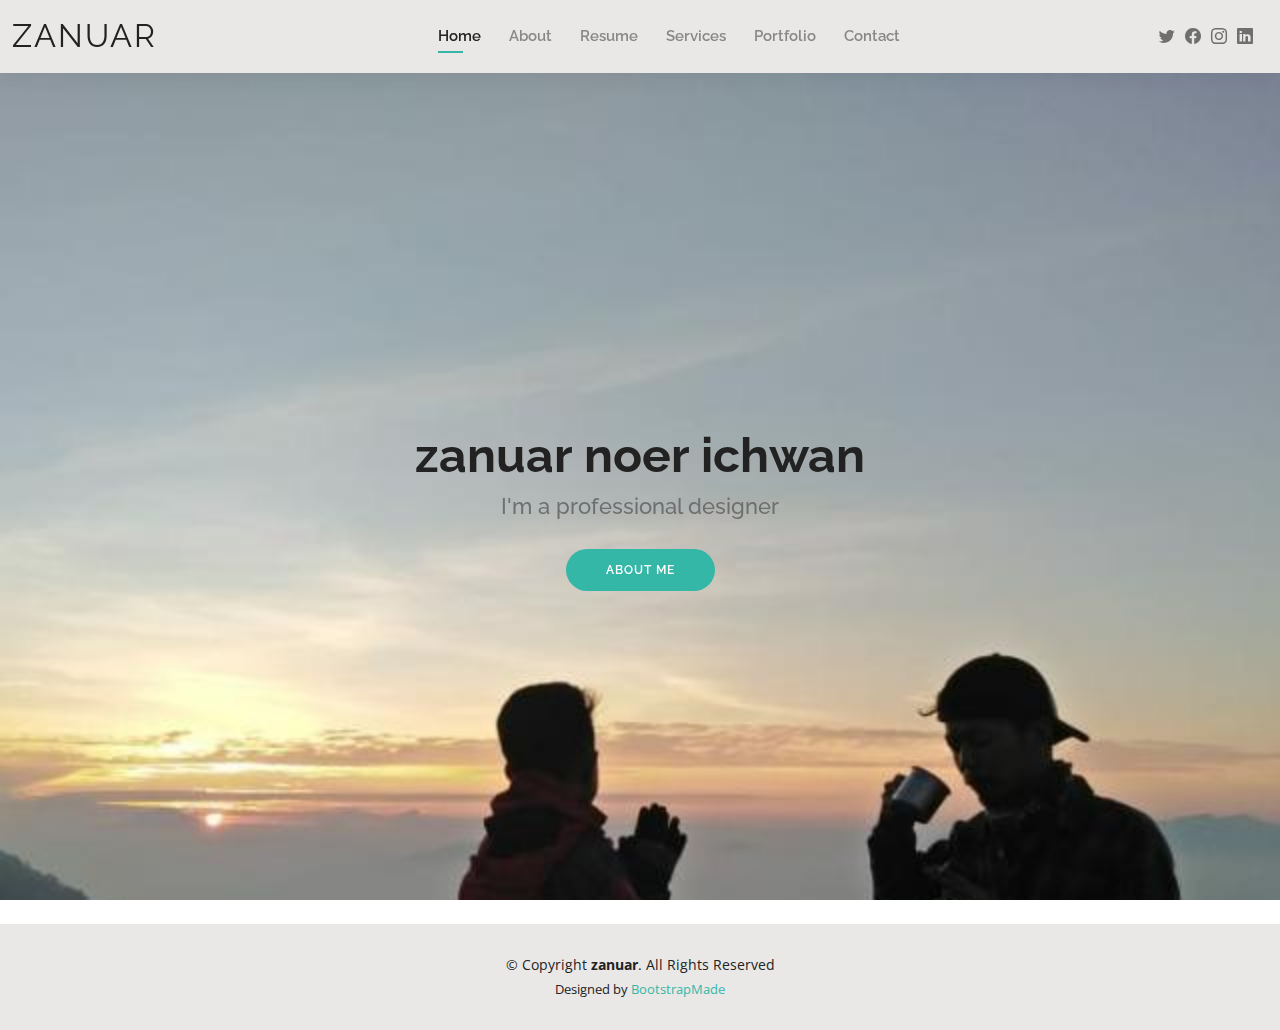
<file: index.html>
<!DOCTYPE html>
<html lang="en">

<head>
  <meta charset="utf-8">
  <meta content="width=device-width, initial-scale=1.0" name="viewport">

  <title>zanuar Bootstrap Template - Index</title>
  <meta content="" name="description">
  <meta content="" name="keywords">hh

  <!-- Favicons -->
  <link href="assets/img/favicon.png" rel="icon">
  <link href="assets/img/apple-touch-icon.png" rel="apple-touch-icon">

  <!-- Google Fonts -->
  <link href="https://fonts.googleapis.com/css?family=Open+Sans:300,300i ,400,400i,600,600i,700,700i|Raleway:300,300i,400,400i,500,500i,600,600i,700,700i|Poppins:300,300i,400,400i,500,500i,600,600i,700,700i" rel="stylesheet">

  <!-- Vendor CSS Files -->
  <link href="assets/vendor/aos/aos.css" rel="stylesheet">
  <link href="assets/vendor/bootstrap/css/bootstrap.min.css" rel="stylesheet">
  <link href="assets/vendor/bootstrap-icons/bootstrap-icons.css" rel="stylesheet">
  <link href="assets/vendor/boxicons/css/boxicons.min.css" rel="stylesheet">
  <link href="assets/vendor/glightbox/css/glightbox.min.css" rel="stylesheet">
  <link href="assets/vendor/swiper/swiper-bundle.min.css" rel="stylesheet">

  <!-- Template Main CSS File -->
  <link href="assets/css/style.css" rel="stylesheet">

  <!-- =======================================================
  * Template Name: Kelly - v4.9.1
  * Template URL: https://bootstrapmade.com/kelly-free-bootstrap-cv-resume-html-template/
  * Author: BootstrapMade.com
  * License: https://bootstrapmade.com/license/
  ======================================================== -->
</head>

<body>

  <!-- ======= Header ======= -->
  <header id="header" class="fixed-top">
    <div class="container-fluid d-flex justify-content-between align-items-center">

      <h1 class="logo me-auto me-lg-0"><a href="index.html">zanuar</a></h1>
      <!-- Uncomment below if you prefer to use an image logo -->
      <!-- <a href="index.html" class="logo"><img src="assets/img/logo.png" alt="" class="img-fluid"></a>-->

      <nav id="navbar" class="navbar order-last order-lg-0">
        <ul>
          <li><a class="active" href="index.html">Home</a></li>
          <li><a href="about.html">About</a></li>
          <li><a href="resume.html">Resume</a></li>
          <li><a href="services.html">Services</a></li>
          <li><a href="portfolio.html">Portfolio</a></li>
          <li><a href="contact.html">Contact</a></li>
        </ul>
        <i class="bi bi-list mobile-nav-toggle"></i>
      </nav><!-- .navbar -->

      <div class="header-social-links">
        <a href="#" class="twitter"><i class="bi bi-twitter"></i></a>
        <a href="#" class="facebook"><i class="bi bi-facebook"></i></a>
        <a href="#" class="instagram"><i class="bi bi-instagram"></i></a>
        <a href="#" class="linkedin"><i class="bi bi-linkedin"></i></i></a>
      </div>

    </div>

  </header><!-- End Header -->

  <!-- ======= Hero Section ======= -->
  <section id="hero" class="d-flex align-items-center">
    <div class="container d-flex flex-column align-items-center" data-aos="zoom-in" data-aos-delay="100">
      <h1>zanuar noer ichwan</h1>
      <h2>I'm a professional designer</h2>
      <a href="about.html" class="btn-about">About Me</a>
    </div>
  </section><!-- End Hero -->

  <!-- ======= Footer ======= -->
  <footer id="footer">
    <div class="container">
      <div class="copyright">
        &copy; Copyright <strong><span>zanuar</span></strong>. All Rights Reserved
      </div>
      <div class="credits">
        <!-- All the links in the footer should remain intact. -->
        <!-- You can delete the links only if you purchased the pro version. -->
        <!-- Licensing information: https://bootstrapmade.com/license/ -->
        <!-- Purchase the pro version with working PHP/AJAX contact form: https://bootstrapmade.com/kelly-free-bootstrap-cv-resume-html-template/ -->
        Designed by <a href="https://bootstrapmade.com/">BootstrapMade</a>
      </div>
    </div>
  </footer><!-- End  Footer -->

  <div id="preloader"></div>
  <a href="#" class="back-to-top d-flex align-items-center justify-content-center"><i class="bi bi-arrow-up-short"></i></a>

  <!-- Vendor JS Files -->
  <script src="assets/vendor/purecounter/purecounter_vanilla.js"></script>
  <script src="assets/vendor/aos/aos.js"></script>
  <script src="assets/vendor/bootstrap/js/bootstrap.bundle.min.js"></script>
  <script src="assets/vendor/glightbox/js/glightbox.min.js"></script>
  <script src="assets/vendor/isotope-layout/isotope.pkgd.min.js"></script>
  <script src="assets/vendor/swiper/swiper-bundle.min.js"></script>
  <script src="assets/vendor/waypoints/noframework.waypoints.js"></script>
  <script src="assets/vendor/php-email-form/validate.js"></script>

  <!-- Template Main JS File -->
  <script src="assets/js/main.js"></script>

</body>

</html>
</file>
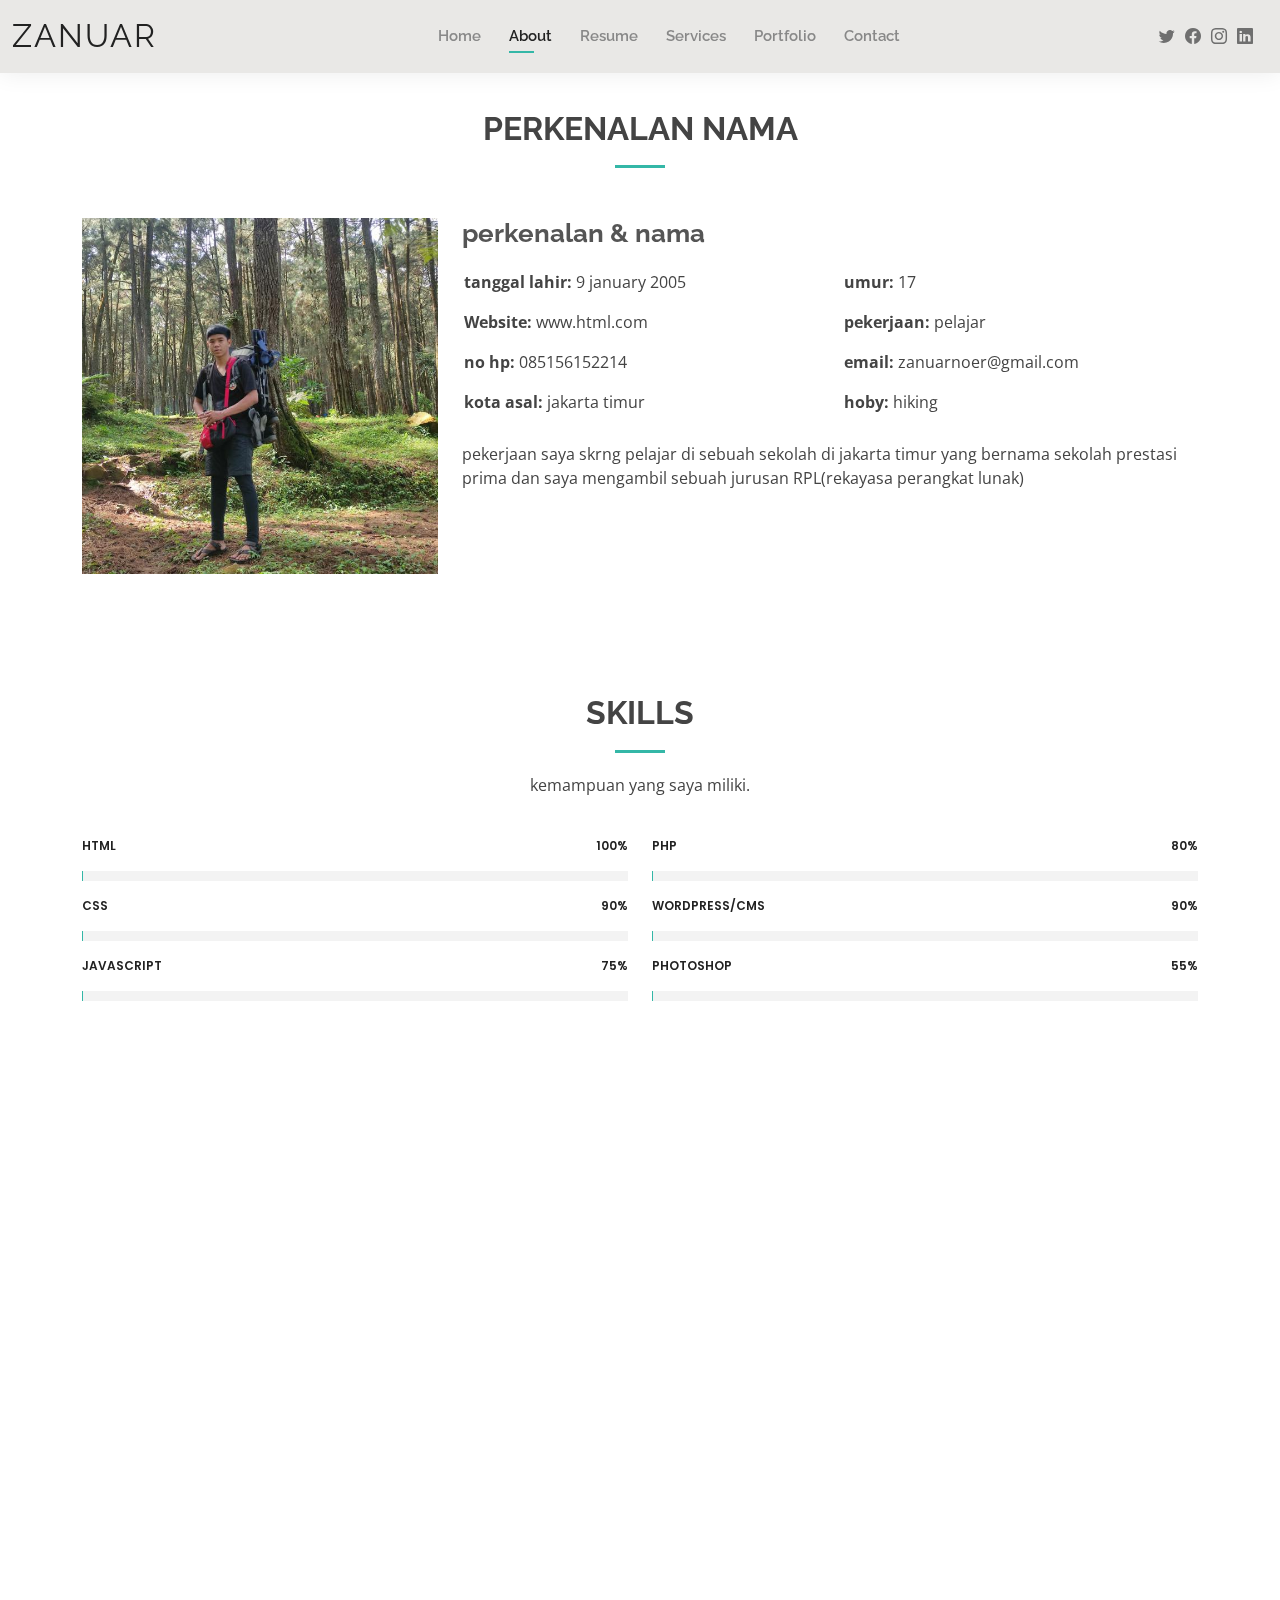
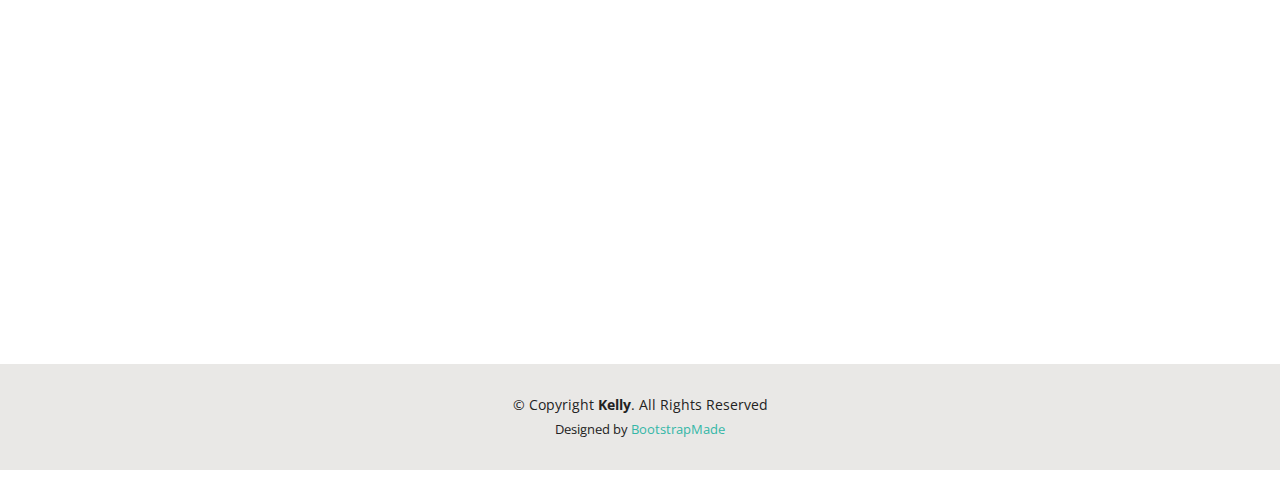
<file: about.html>
<!DOCTYPE html>
<html lang="en">

<head>
  <meta charset="utf-8">
  <meta content="width=device-width, initial-scale=1.0" name="viewport">

  <title>About - Kelly Bootstrap Template</title>
  <meta content="" name="description">
  <meta content="" name="keywords">

  <!-- Favicons -->
  <link href="assets/img/favicon.png" rel="icon">
  <link href="assets/img/apple-touch-icon.png" rel="apple-touch-icon">

  <!-- Google Fonts -->
  <link href="https://fonts.googleapis.com/css?family=Open+Sans:300,300i,400,400i,600,600i,700,700i|Raleway:300,300i,400,400i,500,500i,600,600i,700,700i|Poppins:300,300i,400,400i,500,500i,600,600i,700,700i" rel="stylesheet">

  <!-- Vendor CSS Files -->
  <link href="assets/vendor/aos/aos.css" rel="stylesheet">
  <link href="assets/vendor/bootstrap/css/bootstrap.min.css" rel="stylesheet">
  <link href="assets/vendor/bootstrap-icons/bootstrap-icons.css" rel="stylesheet">
  <link href="assets/vendor/boxicons/css/boxicons.min.css" rel="stylesheet">
  <link href="assets/vendor/glightbox/css/glightbox.min.css" rel="stylesheet">
  <link href="assets/vendor/swiper/swiper-bundle.min.css" rel="stylesheet">

  <!-- Template Main CSS File -->
  <link href="assets/css/style.css" rel="stylesheet">

  <!-- =======================================================
  * Template Name: Kelly - v4.9.1
  * Template URL: https://bootstrapmade.com/kelly-free-bootstrap-cv-resume-html-template/
  * Author: BootstrapMade.com
  * License: https://bootstrapmade.com/license/
  ======================================================== -->
</head>

<body>

  <!-- ======= Header ======= -->
  <header id="header" class="fixed-top">
    <div class="container-fluid d-flex justify-content-between align-items-center">

      <h1 class="logo me-auto me-lg-0"><a href="index.html">zanuar</a></h1>
      <!-- Uncomment below if you prefer to use an image logo -->
      <!-- <a href="index.html" class="logo"><img src="assets/img/logo.png" alt="" class="img-fluid"></a>-->

      <nav id="navbar" class="navbar order-last order-lg-0">
        <ul>
          <li><a href="index.html">Home</a></li>
          <li><a class="active" href="about.html">About</a></li>
          <li><a href="resume.html">Resume</a></li>
          <li><a href="services.html">Services</a></li>
          <li><a href="portfolio.html">Portfolio</a></li>
          <li><a href="contact.html">Contact</a></li>
        </ul>
        <i class="bi bi-list mobile-nav-toggle"></i>
      </nav><!-- .navbar -->

      <div class="header-social-links">
        <a href="#" class="twitter"><i class="bi bi-twitter"></i></a>
        <a href="#" class="facebook"><i class="bi bi-facebook"></i></a>
        <a href="#" class="instagram"><i class="bi bi-instagram"></i></a>
        <a href="#" class="linkedin"><i class="bi bi-linkedin"></i></i></a>
      </div>

    </div>

  </header><!-- End Header -->

  <main id="main">

    <!-- ======= About Section ======= -->
    <section id="about" class="about">
      <div class="container" data-aos="fade-up">

        <div class="section-title">
          <h2>perkenalan nama</h2>
          <p></p>
        </div>

        <div class="row">
          <div class="col-lg-4">
            <img src="assets/img/zanuar.jpg" class="img-fluid" alt="">
          </div>
          <div class="col-lg-8 pt-4 pt-lg-0 content">
            <h3>perkenalan &amp; nama</h3>
            <p class="fst-italic">
              
            </p>
            <div class="row">
              <div class="col-lg-6">
                <ul>
                  <li><i class="bi bi-rounded-right"></i> <strong>tanggal lahir:</strong> 9 january 2005</li>
                  <li><i class="bi bi-rounded-right"></i> <strong>Website:</strong> www.html.com</li>
                  <li><i class="bi bi-rounded-right"></i> <strong>no hp:</strong> 085156152214</li>
                  <li><i class="bi bi-rounded-right"></i> <strong>kota asal:</strong> jakarta timur</li>
                </ul>
              </div>
              <div class="col-lg-6">
                <ul>
                  <li><i class="bi bi-rounded-right"></i> <strong>umur:</strong> 17</li>
                  <li><i class="bi bi-rounded-right"></i> <strong>pekerjaan:</strong> pelajar</li>
                  <li><i class="bi bi-rounded-right"></i> <strong>email:</strong> zanuarnoer@gmail.com</li>
                  <li><i class="bi bi-rounded-right"></i> <strong>hoby:</strong> hiking</li>
                </ul>
              </div>
            </div>
            <p>
              pekerjaan saya skrng pelajar di sebuah sekolah di jakarta timur yang bernama sekolah prestasi prima dan saya mengambil sebuah jurusan RPL(rekayasa perangkat lunak)
            </p>
          </div>
        </div>

      </div>
    </section><!-- End About Section -->

    <!-- ======= Skills Section ======= -->
    <section id="skills" class="skills">
      <div class="container" data-aos="fade-up">

        <div class="section-title">
          <h2>Skills</h2>
          <p>kemampuan yang saya miliki.</p>
        </div>

        <div class="row skills-content">

          <div class="col-lg-6">

            <div class="progress">
              <span class="skill">HTML <i class="val">100%</i></span>
              <div class="progress-bar-wrap">
                <div class="progress-bar" role="progressbar" aria-valuenow="100" aria-valuemin="0" aria-valuemax="100"></div>
              </div>
            </div>

            <div class="progress">
              <span class="skill">CSS <i class="val">90%</i></span>
              <div class="progress-bar-wrap">
                <div class="progress-bar" role="progressbar" aria-valuenow="90" aria-valuemin="0" aria-valuemax="100"></div>
              </div>
            </div>

            <div class="progress">
              <span class="skill">JavaScript <i class="val">75%</i></span>
              <div class="progress-bar-wrap">
                <div class="progress-bar" role="progressbar" aria-valuenow="75" aria-valuemin="0" aria-valuemax="100"></div>
              </div>
            </div>

          </div>

          <div class="col-lg-6">

            <div class="progress">
              <span class="skill">PHP <i class="val">80%</i></span>
              <div class="progress-bar-wrap">
                <div class="progress-bar" role="progressbar" aria-valuenow="80" aria-valuemin="0" aria-valuemax="100"></div>
              </div>
            </div>

            <div class="progress">
              <span class="skill">WordPress/CMS <i class="val">90%</i></span>
              <div class="progress-bar-wrap">
                <div class="progress-bar" role="progressbar" aria-valuenow="90" aria-valuemin="0" aria-valuemax="100"></div>
              </div>
            </div>

            <div class="progress">
              <span class="skill">Photoshop <i class="val">55%</i></span>
              <div class="progress-bar-wrap">
                <div class="progress-bar" role="progressbar" aria-valuenow="55" aria-valuemin="0" aria-valuemax="100"></div>
              </div>
            </div>

          </div>

        </div>

      </div>
    </section><!-- End Skills Section -->

    <!-- ======= Facts Section ======= -->
    <section id="facts" class="facts">
      <div class="container" data-aos="fade-up">

        <div class="section-title">
          <h2>Facts</h2>
          <p>sebuah bukti kalau saya sudah ada yang minta membuat aplikasi.</p>
        </div>

        <div class="row counters">

          <div class="col-lg-3 col-6 text-center">
            <span data-purecounter-start="0" data-purecounter-end="232" data-purecounter-duration="1" class="purecounter"></span>
            <p>Clients</p>
          </div>

          <div class="col-lg-3 col-6 text-center">
            <span data-purecounter-start="0" data-purecounter-end="521" data-purecounter-duration="1" class="purecounter"></span>
            <p>Projects</p>
          </div>

          <div class="col-lg-3 col-6 text-center">
            <span data-purecounter-start="0" data-purecounter-end="1463" data-purecounter-duration="1" class="purecounter"></span>
            <p>Hours Of Support</p>
          </div>

          <div class="col-lg-3 col-6 text-center">
            <span data-purecounter-start="0" data-purecounter-end="15" data-purecounter-duration="1" class="purecounter"></span>
            <p>Hard Workers</p>
          </div>

        </div>

      </div>
    </section><!-- End Facts Section -->

    <!-- ======= Testimonials Section ======= -->
    <section id="testimonials" class="testimonials">
      <div class="container" data-aos="fade-up">

        <div class="section-title">
          <h2>Testimonials</h2>
          <p>sebuah pelanggan yang sudah percaya terhadap kami.</p>
        </div>

        <div class="testimonials-slider swiper" data-aos="fade-up" data-aos-delay="100">
          <div class="swiper-wrapper">

            <div class="swiper-slide">
              <div class="testimonial-item">
                <img src="assets/img/testimonials/benjol.jpg" class="testimonial-img" alt="">
                <h3>benjol</h3>
                <h4>Ceo &amp; Founder</h4>
                <p>
                  <i class="bx bxs-quote-alt-left quote-icon-left"></i>
                  bersama benjol kita satukan TB
                  <i class="bx bxs-quote-alt-right quote-icon-right"></i>
                </p>
              </div>
            </div><!-- End testimonial item -->

            <div class="swiper-slide">
              <div class="testimonial-item">
                <img src="assets/img/testimonials/kevin.jpg" class="testimonial-img" alt="">
                <h3>kevin</h3>
                <h4>Designer</h4>
                <p>
                  <i class="bx bxs-quote-alt-left quote-icon-left"></i>
                  anak kecil yang masih polos
                  <i class="bx bxs-quote-alt-right quote-icon-right"></i>
                </p>
              </div>
            </div><!-- End testimonial item -->

            <div class="swiper-slide">
              <div class="testimonial-item">
                <img src="assets/img/testimonials/admin.jpg" class="testimonial-img" alt="">
                <h3>admin slot</h3>
                <h4>Store Owner</h4>
                <p>
                  <i class="bx bxs-quote-alt-left quote-icon-left"></i>
                  walaupun rungkat tetap depo 
                  <i class="bx bxs-quote-alt-right quote-icon-right"></i>
                </p>
              </div>
            </div><!-- End testimonial item -->

            <div class="swiper-slide">
              <div class="testimonial-item">
                <img src="assets/img/testimonials/nopal.jpg" class="testimonial-img" alt="">
                <h3>nopal wibu</h3>
                <h4>Freelancer</h4>
                <p>
                  <i class="bx bxs-quote-alt-left quote-icon-left"></i>
                  bersama nopal majukan wibu
                  <i class="bx bxs-quote-alt-right quote-icon-right"></i>
                </p>
              </div>
            </div><!-- End testimonial item -->

            <div class="swiper-slide">
              <div class="testimonial-item">
                <img src="assets/img/testimonials/arya.jpg" class="testimonial-img" alt="">
                <h3>arya wibu</h3>
                <h4>Entrepreneur</h4>
                <p>
                  <i class="bx bxs-quote-alt-left quote-icon-left"></i>
                  arya wibu yang sangat kentel
                  <i class="bx bxs-quote-alt-right quote-icon-right"></i>
                </p>
              </div>
            </div><!-- End testimonial item -->

          </div>
          <div class="swiper-pagination"></div>
        </div>

      </div>
    </section><!-- End Testimonials Section -->

  </main><!-- End #main -->

  <!-- ======= Footer ======= -->
  <footer id="footer">
    <div class="container">
      <div class="copyright">
        &copy; Copyright <strong><span>Kelly</span></strong>. All Rights Reserved
      </div>
      <div class="credits">
        <!-- All the links in the footer should remain intact. -->
        <!-- You can delete the links only if you purchased the pro version. -->
        <!-- Licensing information: https://bootstrapmade.com/license/ -->
        <!-- Purchase the pro version with working PHP/AJAX contact form: https://bootstrapmade.com/kelly-free-bootstrap-cv-resume-html-template/ -->
        Designed by <a href="https://bootstrapmade.com/">BootstrapMade</a>
      </div>
    </div>
  </footer><!-- End  Footer -->

  <div id="preloader"></div>
  <a href="#" class="back-to-top d-flex align-items-center justify-content-center"><i class="bi bi-arrow-up-short"></i></a>

  <!-- Vendor JS Files -->
  <script src="assets/vendor/purecounter/purecounter_vanilla.js"></script>
  <script src="assets/vendor/aos/aos.js"></script>
  <script src="assets/vendor/bootstrap/js/bootstrap.bundle.min.js"></script>
  <script src="assets/vendor/glightbox/js/glightbox.min.js"></script>
  <script src="assets/vendor/isotope-layout/isotope.pkgd.min.js"></script>
  <script src="assets/vendor/swiper/swiper-bundle.min.js"></script>
  <script src="assets/vendor/waypoints/noframework.waypoints.js"></script>
  <script src="assets/vendor/php-email-form/validate.js"></script>

  <!-- Template Main JS File -->
  <script src="assets/js/main.js"></script>

</body>

</html>
</file>
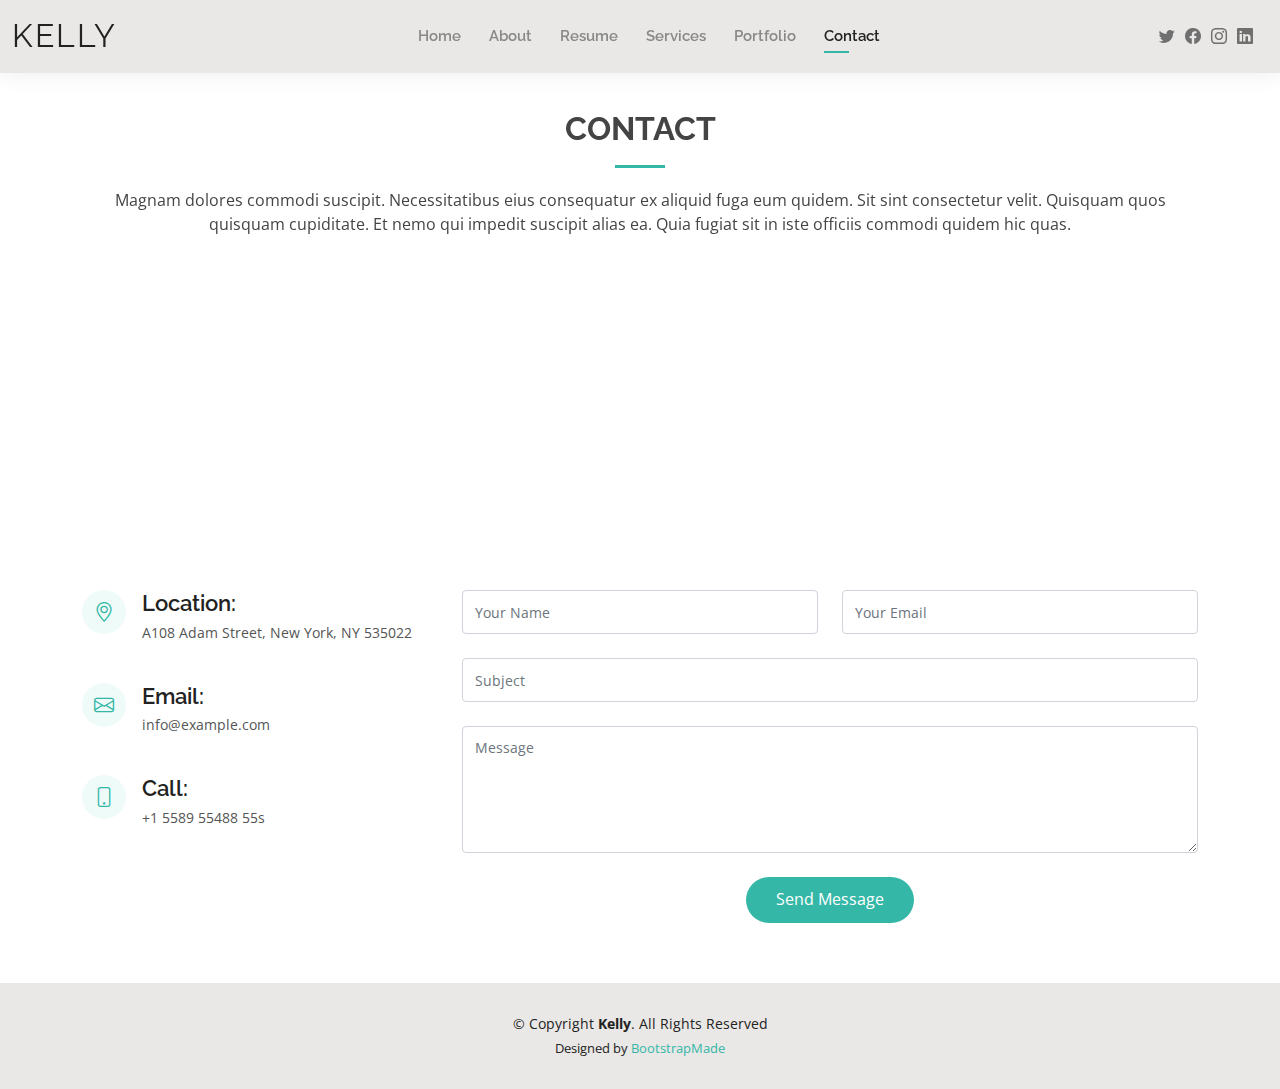
<file: contact.html>
<!DOCTYPE html>
<html lang="en">

<head>
  <meta charset="utf-8">
  <meta content="width=device-width, initial-scale=1.0" name="viewport">

  <title>Contact - Kelly Bootstrap Template</title>
  <meta content="" name="description">
  <meta content="" name="keywords">

  <!-- Favicons -->
  <link href="assets/img/favicon.png" rel="icon">
  <link href="assets/img/apple-touch-icon.png" rel="apple-touch-icon">

  <!-- Google Fonts -->
  <link href="https://fonts.googleapis.com/css?family=Open+Sans:300,300i,400,400i,600,600i,700,700i|Raleway:300,300i,400,400i,500,500i,600,600i,700,700i|Poppins:300,300i,400,400i,500,500i,600,600i,700,700i" rel="stylesheet">

  <!-- Vendor CSS Files -->
  <link href="assets/vendor/aos/aos.css" rel="stylesheet">
  <link href="assets/vendor/bootstrap/css/bootstrap.min.css" rel="stylesheet">
  <link href="assets/vendor/bootstrap-icons/bootstrap-icons.css" rel="stylesheet">
  <link href="assets/vendor/boxicons/css/boxicons.min.css" rel="stylesheet">
  <link href="assets/vendor/glightbox/css/glightbox.min.css" rel="stylesheet">
  <link href="assets/vendor/swiper/swiper-bundle.min.css" rel="stylesheet">

  <!-- Template Main CSS File -->
  <link href="assets/css/style.css" rel="stylesheet">

  <!-- =======================================================
  * Template Name: Kelly - v4.9.1
  * Template URL: https://bootstrapmade.com/kelly-free-bootstrap-cv-resume-html-template/
  * Author: BootstrapMade.com
  * License: https://bootstrapmade.com/license/
  ======================================================== -->
</head>

<body>

  <!-- ======= Header ======= -->
  <header id="header" class="fixed-top">
    <div class="container-fluid d-flex justify-content-between align-items-center">

      <h1 class="logo me-auto me-lg-0"><a href="index.html">Kelly</a></h1>
      <!-- Uncomment below if you prefer to use an image logo -->
      <!-- <a href="index.html" class="logo"><img src="assets/img/logo.png" alt="" class="img-fluid"></a>-->

      <nav id="navbar" class="navbar order-last order-lg-0">
        <ul>
          <li><a href="index.html">Home</a></li>
          <li><a href="about.html">About</a></li>
          <li><a href="resume.html">Resume</a></li>
          <li><a href="services.html">Services</a></li>
          <li><a href="portfolio.html">Portfolio</a></li>
          <li><a class="active" href="contact.html">Contact</a></li>
        </ul>
        <i class="bi bi-list mobile-nav-toggle"></i>
      </nav><!-- .navbar -->

      <div class="header-social-links">
        <a href="#" class="twitter"><i class="bi bi-twitter"></i></a>
        <a href="#" class="facebook"><i class="bi bi-facebook"></i></a>
        <a href="#" class="instagram"><i class="bi bi-instagram"></i></a>
        <a href="#" class="linkedin"><i class="bi bi-linkedin"></i></i></a>
      </div>

    </div>

  </header><!-- End Header -->

  <main id="main">

    <!-- ======= Contact Section ======= -->
    <section id="contact" class="contact">
      <div class="container" data-aos="fade-up">

        <div class="section-title">
          <h2>Contact</h2>
          <p>Magnam dolores commodi suscipit. Necessitatibus eius consequatur ex aliquid fuga eum quidem. Sit sint consectetur velit. Quisquam quos quisquam cupiditate. Et nemo qui impedit suscipit alias ea. Quia fugiat sit in iste officiis commodi quidem hic quas.</p>
        </div>

        <div>
          <iframe style="border:0; width: 100%; height: 270px;" src="https://www.google.com/maps/embed?pb=!1m14!1m8!1m3!1d12097.433213460943!2d-74.0062269!3d40.7101282!3m2!1i1024!2i768!4f13.1!3m3!1m2!1s0x0%3A0xb89d1fe6bc499443!2sDowntown+Conference+Center!5e0!3m2!1smk!2sbg!4v1539943755621" frameborder="0" allowfullscreen></iframe>
        </div>

        <div class="row mt-5">

          <div class="col-lg-4">
            <div class="info">
              <div class="address">
                <i class="bi bi-geo-alt"></i>
                <h4>Location:</h4>
                <p>A108 Adam Street, New York, NY 535022</p>
              </div>

              <div class="email">
                <i class="bi bi-envelope"></i>
                <h4>Email:</h4>
                <p>info@example.com</p>
              </div>

              <div class="phone">
                <i class="bi bi-phone"></i>
                <h4>Call:</h4>
                <p>+1 5589 55488 55s</p>
              </div>

            </div>

          </div>

          <div class="col-lg-8 mt-5 mt-lg-0">

            <form action="forms/contact.php" method="post" role="form" class="php-email-form">
              <div class="row">
                <div class="col-md-6 form-group">
                  <input type="text" name="name" class="form-control" id="name" placeholder="Your Name" required>
                </div>
                <div class="col-md-6 form-group mt-3 mt-md-0">
                  <input type="email" class="form-control" name="email" id="email" placeholder="Your Email" required>
                </div>
              </div>
              <div class="form-group mt-3">
                <input type="text" class="form-control" name="subject" id="subject" placeholder="Subject" required>
              </div>
              <div class="form-group mt-3">
                <textarea class="form-control" name="message" rows="5" placeholder="Message" required></textarea>
              </div>
              <div class="my-3">
                <div class="loading">Loading</div>
                <div class="error-message"></div>
                <div class="sent-message">Your message has been sent. Thank you!</div>
              </div>
              <div class="text-center"><button type="submit">Send Message</button></div>
            </form>

          </div>

        </div>

      </div>
    </section><!-- End Contact Section -->

  </main><!-- End #main -->

  <!-- ======= Footer ======= -->
  <footer id="footer">
    <div class="container">
      <div class="copyright">
        &copy; Copyright <strong><span>Kelly</span></strong>. All Rights Reserved
      </div>
      <div class="credits">
        <!-- All the links in the footer should remain intact. -->
        <!-- You can delete the links only if you purchased the pro version. -->
        <!-- Licensing information: https://bootstrapmade.com/license/ -->
        <!-- Purchase the pro version with working PHP/AJAX contact form: https://bootstrapmade.com/kelly-free-bootstrap-cv-resume-html-template/ -->
        Designed by <a href="https://bootstrapmade.com/">BootstrapMade</a>
      </div>
    </div>
  </footer><!-- End  Footer -->

  <div id="preloader"></div>
  <a href="#" class="back-to-top d-flex align-items-center justify-content-center"><i class="bi bi-arrow-up-short"></i></a>

  <!-- Vendor JS Files -->
  <script src="assets/vendor/purecounter/purecounter_vanilla.js"></script>
  <script src="assets/vendor/aos/aos.js"></script>
  <script src="assets/vendor/bootstrap/js/bootstrap.bundle.min.js"></script>
  <script src="assets/vendor/glightbox/js/glightbox.min.js"></script>
  <script src="assets/vendor/isotope-layout/isotope.pkgd.min.js"></script>
  <script src="assets/vendor/swiper/swiper-bundle.min.js"></script>
  <script src="assets/vendor/waypoints/noframework.waypoints.js"></script>
  <script src="assets/vendor/php-email-form/validate.js"></script>

  <!-- Template Main JS File -->
  <script src="assets/js/main.js"></script>

</body>

</html>
</file>
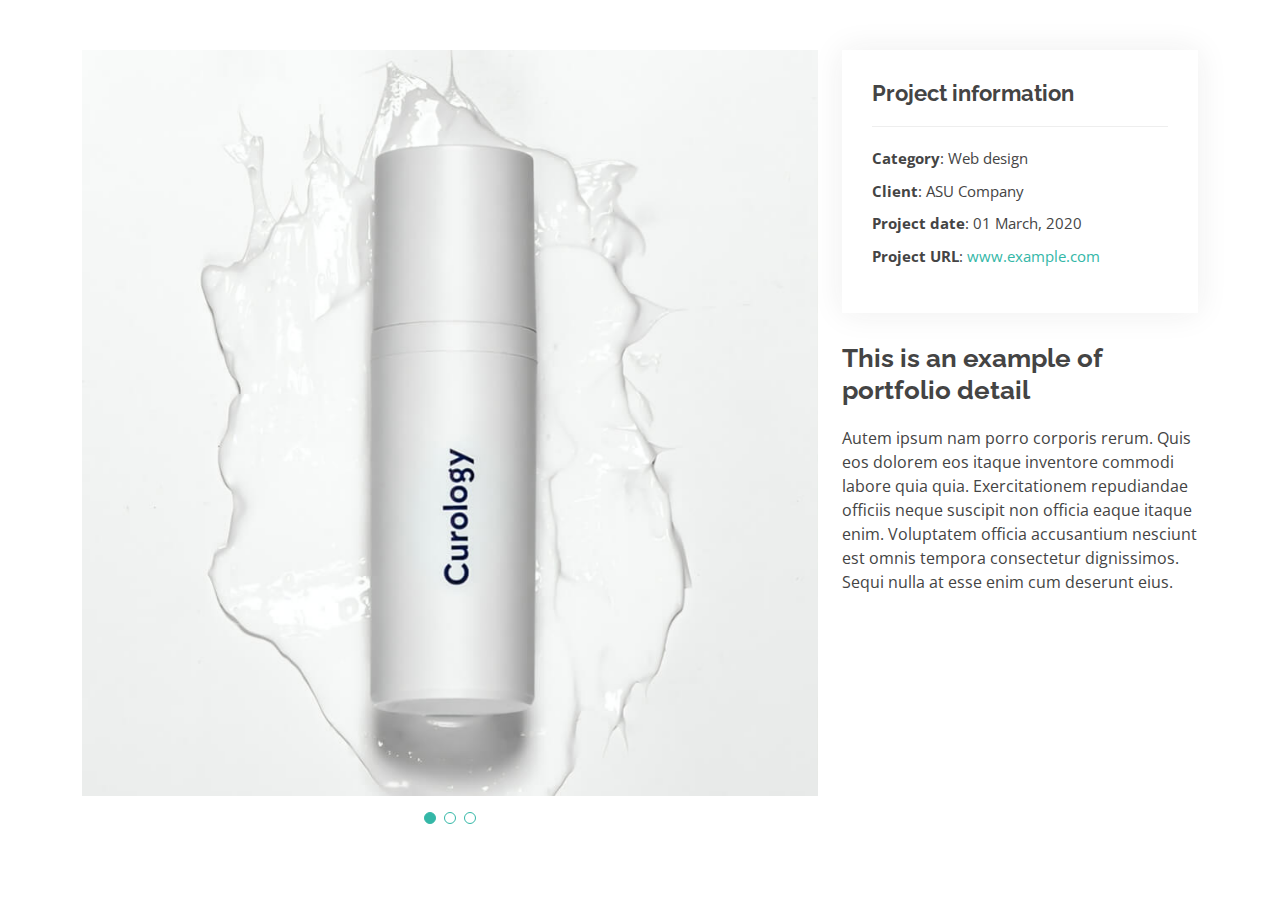
<file: portfolio-details.html>
<!DOCTYPE html>
<html lang="en">

<head>
  <meta charset="utf-8">
  <meta content="width=device-width, initial-scale=1.0" name="viewport">

  <title>Portfolio Details - Kelly Bootstrap Template</title>
  <meta content="" name="description">
  <meta content="" name="keywords">

  <!-- Favicons -->
  <link href="assets/img/favicon.png" rel="icon">
  <link href="assets/img/apple-touch-icon.png" rel="apple-touch-icon">

  <!-- Google Fonts -->
  <link href="https://fonts.googleapis.com/css?family=Open+Sans:300,300i,400,400i,600,600i,700,700i|Raleway:300,300i,400,400i,500,500i,600,600i,700,700i|Poppins:300,300i,400,400i,500,500i,600,600i,700,700i" rel="stylesheet">

  <!-- Vendor CSS Files -->
  <link href="assets/vendor/aos/aos.css" rel="stylesheet">
  <link href="assets/vendor/bootstrap/css/bootstrap.min.css" rel="stylesheet">
  <link href="assets/vendor/bootstrap-icons/bootstrap-icons.css" rel="stylesheet">
  <link href="assets/vendor/boxicons/css/boxicons.min.css" rel="stylesheet">
  <link href="assets/vendor/glightbox/css/glightbox.min.css" rel="stylesheet">
  <link href="assets/vendor/swiper/swiper-bundle.min.css" rel="stylesheet">

  <!-- Template Main CSS File -->
  <link href="assets/css/style.css" rel="stylesheet">

  <!-- =======================================================
  * Template Name: Kelly - v4.9.1
  * Template URL: https://bootstrapmade.com/kelly-free-bootstrap-cv-resume-html-template/
  * Author: BootstrapMade.com
  * License: https://bootstrapmade.com/license/
  ======================================================== -->
</head>

<body>

  <main id="main">

    <!-- ======= Portfolio Details Section ======= -->
    <section id="portfolio-details" class="portfolio-details">
      <div class="container">

        <div class="row gy-4">

          <div class="col-lg-8">
            <div class="portfolio-details-slider swiper">
              <div class="swiper-wrapper align-items-center">

                <div class="swiper-slide">
                  <img src="assets/img/portfolio/portfolio-1.jpg" alt="">
                </div>

                <div class="swiper-slide">
                  <img src="assets/img/portfolio/portfolio-2.jpg" alt="">
                </div>

                <div class="swiper-slide">
                  <img src="assets/img/portfolio/portfolio-3.jpg" alt="">
                </div>

              </div>
              <div class="swiper-pagination"></div>
            </div>
          </div>

          <div class="col-lg-4">
            <div class="portfolio-info">
              <h3>Project information</h3>
              <ul>
                <li><strong>Category</strong>: Web design</li>
                <li><strong>Client</strong>: ASU Company</li>
                <li><strong>Project date</strong>: 01 March, 2020</li>
                <li><strong>Project URL</strong>: <a href="#">www.example.com</a></li>
              </ul>
            </div>
            <div class="portfolio-description">
              <h2>This is an example of portfolio detail</h2>
              <p>
                Autem ipsum nam porro corporis rerum. Quis eos dolorem eos itaque inventore commodi labore quia quia. Exercitationem repudiandae officiis neque suscipit non officia eaque itaque enim. Voluptatem officia accusantium nesciunt est omnis tempora consectetur dignissimos. Sequi nulla at esse enim cum deserunt eius.
              </p>
            </div>
          </div>

        </div>

      </div>
    </section><!-- End Portfolio Details Section -->

  </main><!-- End #main -->

  <div id="preloader"></div>
  <a href="#" class="back-to-top d-flex align-items-center justify-content-center"><i class="bi bi-arrow-up-short"></i></a>

  <!-- Vendor JS Files -->
  <script src="assets/vendor/purecounter/purecounter_vanilla.js"></script>
  <script src="assets/vendor/aos/aos.js"></script>
  <script src="assets/vendor/bootstrap/js/bootstrap.bundle.min.js"></script>
  <script src="assets/vendor/glightbox/js/glightbox.min.js"></script>
  <script src="assets/vendor/isotope-layout/isotope.pkgd.min.js"></script>
  <script src="assets/vendor/swiper/swiper-bundle.min.js"></script>
  <script src="assets/vendor/waypoints/noframework.waypoints.js"></script>
  <script src="assets/vendor/php-email-form/validate.js"></script>

  <!-- Template Main JS File -->
  <script src="assets/js/main.js"></script>

</body>

</html>
</file>
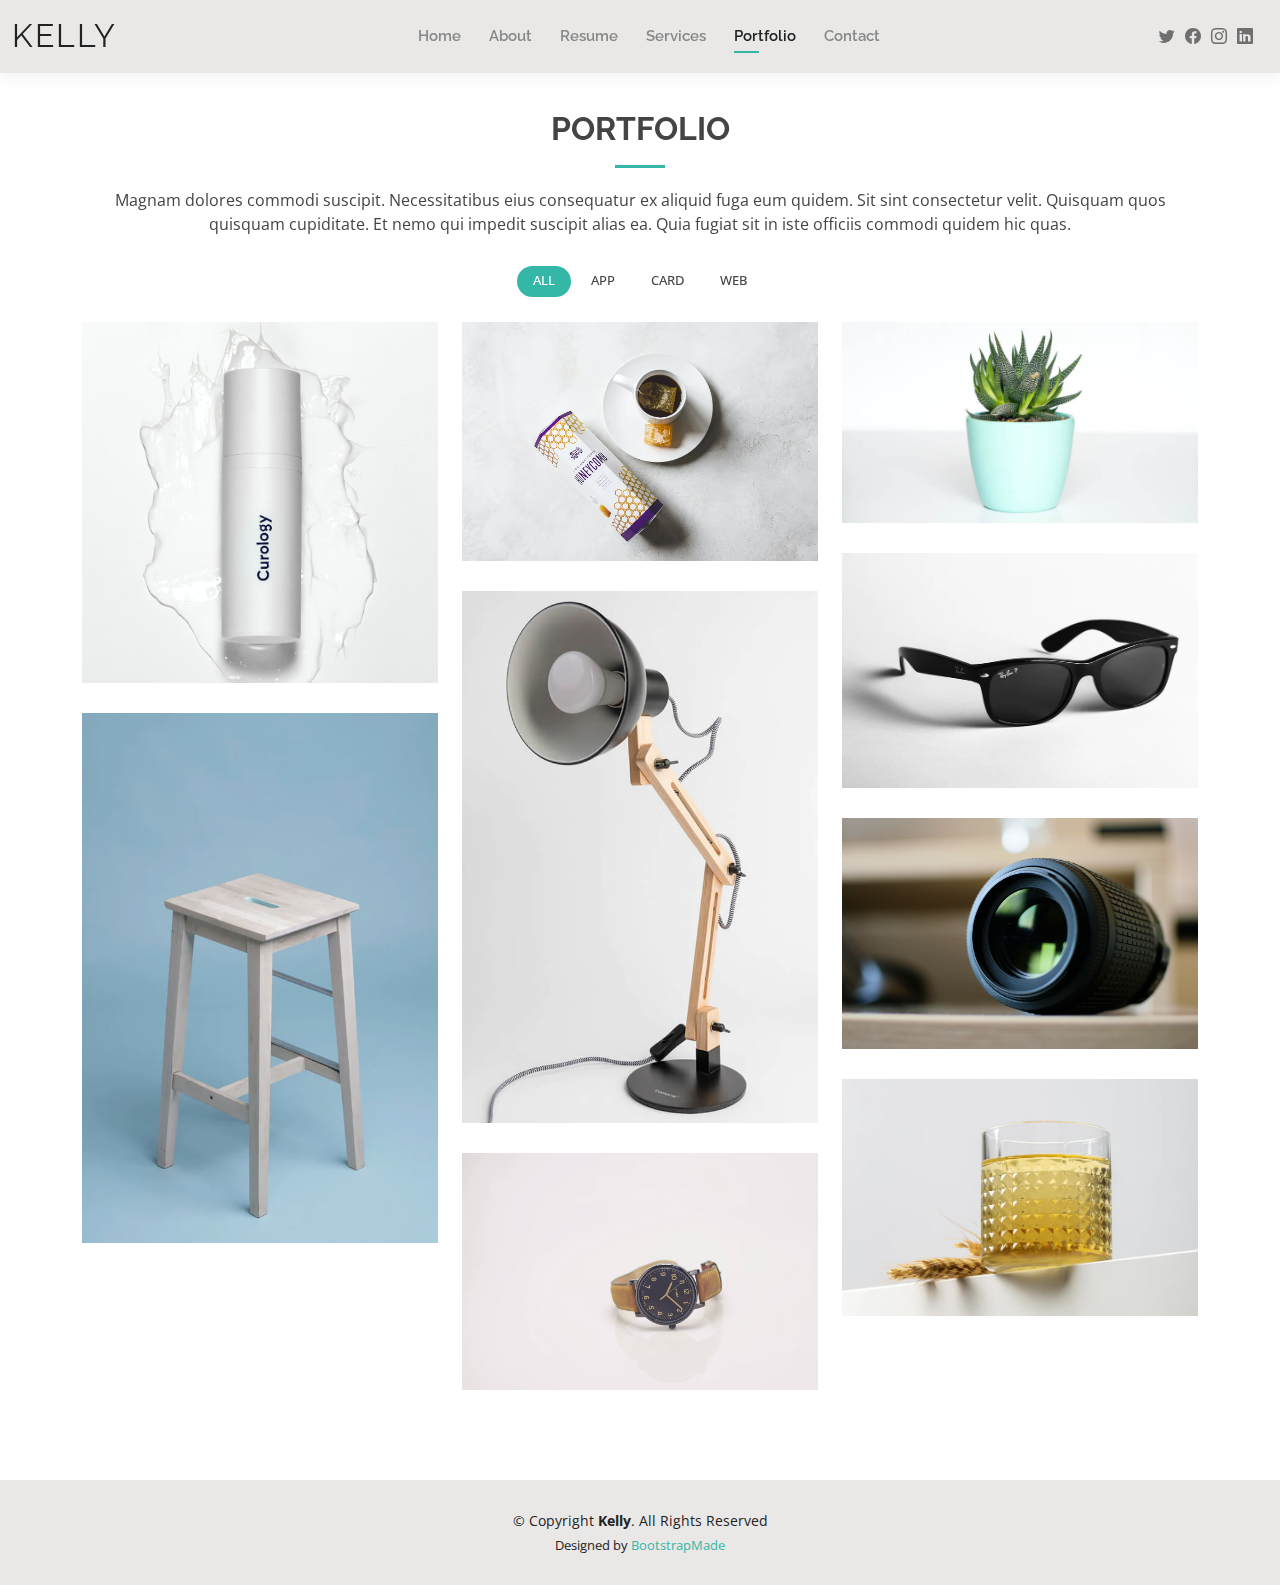
<file: portfolio.html>
<!DOCTYPE html>
<html lang="en">

<head>
  <meta charset="utf-8">
  <meta content="width=device-width, initial-scale=1.0" name="viewport">

  <title>Portfolio - Kelly Bootstrap Template</title>
  <meta content="" name="description">
  <meta content="" name="keywords">

  <!-- Favicons -->
  <link href="assets/img/favicon.png" rel="icon">
  <link href="assets/img/apple-touch-icon.png" rel="apple-touch-icon">

  <!-- Google Fonts -->
  <link href="https://fonts.googleapis.com/css?family=Open+Sans:300,300i,400,400i,600,600i,700,700i|Raleway:300,300i,400,400i,500,500i,600,600i,700,700i|Poppins:300,300i,400,400i,500,500i,600,600i,700,700i" rel="stylesheet">

  <!-- Vendor CSS Files -->
  <link href="assets/vendor/aos/aos.css" rel="stylesheet">
  <link href="assets/vendor/bootstrap/css/bootstrap.min.css" rel="stylesheet">
  <link href="assets/vendor/bootstrap-icons/bootstrap-icons.css" rel="stylesheet">
  <link href="assets/vendor/boxicons/css/boxicons.min.css" rel="stylesheet">
  <link href="assets/vendor/glightbox/css/glightbox.min.css" rel="stylesheet">
  <link href="assets/vendor/swiper/swiper-bundle.min.css" rel="stylesheet">

  <!-- Template Main CSS File -->
  <link href="assets/css/style.css" rel="stylesheet">

  <!-- =======================================================
  * Template Name: Kelly - v4.9.1
  * Template URL: https://bootstrapmade.com/kelly-free-bootstrap-cv-resume-html-template/
  * Author: BootstrapMade.com
  * License: https://bootstrapmade.com/license/
  ======================================================== -->
</head>

<body>

  <!-- ======= Header ======= -->
  <header id="header" class="fixed-top">
    <div class="container-fluid d-flex justify-content-between align-items-center">

      <h1 class="logo me-auto me-lg-0"><a href="index.html">Kelly</a></h1>
      <!-- Uncomment below if you prefer to use an image logo -->
      <!-- <a href="index.html" class="logo"><img src="assets/img/logo.png" alt="" class="img-fluid"></a>-->

      <nav id="navbar" class="navbar order-last order-lg-0">
        <ul>
          <li><a href="index.html">Home</a></li>
          <li><a href="about.html">About</a></li>
          <li><a href="resume.html">Resume</a></li>
          <li><a href="services.html">Services</a></li>
          <li><a class="active" href="portfolio.html">Portfolio</a></li>
          <li><a href="contact.html">Contact</a></li>
        </ul>
        <i class="bi bi-list mobile-nav-toggle"></i>
      </nav><!-- .navbar -->

      <div class="header-social-links">
        <a href="#" class="twitter"><i class="bi bi-twitter"></i></a>
        <a href="#" class="facebook"><i class="bi bi-facebook"></i></a>
        <a href="#" class="instagram"><i class="bi bi-instagram"></i></a>
        <a href="#" class="linkedin"><i class="bi bi-linkedin"></i></i></a>
      </div>

    </div>

  </header><!-- End Header -->

  <main id="main">

    <!-- ======= Portfolio Section ======= -->
    <section id="portfolio" class="portfolio">
      <div class="container" data-aos="fade-up">

        <div class="section-title">
          <h2>Portfolio</h2>
          <p>Magnam dolores commodi suscipit. Necessitatibus eius consequatur ex aliquid fuga eum quidem. Sit sint consectetur velit. Quisquam quos quisquam cupiditate. Et nemo qui impedit suscipit alias ea. Quia fugiat sit in iste officiis commodi quidem hic quas.</p>
        </div>

        <div class="row" data-aos="fade-up" data-aos-delay="100">
          <div class="col-lg-12 d-flex justify-content-center">
            <ul id="portfolio-flters">
              <li data-filter="*" class="filter-active">All</li>
              <li data-filter=".filter-app">App</li>
              <li data-filter=".filter-card">Card</li>
              <li data-filter=".filter-web">Web</li>
            </ul>
          </div>
        </div>

        <div class="row portfolio-container" data-aos="fade-up" data-aos-delay="200">

          <div class="col-lg-4 col-md-6 portfolio-item filter-app">
            <div class="portfolio-wrap">
              <img src="assets/img/portfolio/portfolio-1.jpg" class="img-fluid" alt="">
              <div class="portfolio-info">
                <h4>App 1</h4>
                <p>App</p>
                <div class="portfolio-links">
                  <a href="assets/img/portfolio/portfolio-1.jpg" data-gallery="portfolioGallery" class="portfolio-lightbox" title="App 1"><i class="bx bx-plus"></i></a>
                  <a href="portfolio-details.html" class="portfolio-details-lightbox" data-glightbox="type: external" title="Portfolio Details"><i class="bx bx-link"></i></a>
                </div>
              </div>
            </div>
          </div>

          <div class="col-lg-4 col-md-6 portfolio-item filter-web">
            <div class="portfolio-wrap">
              <img src="assets/img/portfolio/portfolio-2.jpg" class="img-fluid" alt="">
              <div class="portfolio-info">
                <h4>Web 3</h4>
                <p>Web</p>
                <div class="portfolio-links">
                  <a href="assets/img/portfolio/portfolio-2.jpg" data-gallery="portfolioGallery" class="portfolio-lightbox" title="Web 3"><i class="bx bx-plus"></i></a>
                  <a href="portfolio-details.html" class="portfolio-details-lightbox" data-glightbox="type: external" title="Portfolio Details"><i class="bx bx-link"></i></a>
                </div>
              </div>
            </div>
          </div>

          <div class="col-lg-4 col-md-6 portfolio-item filter-app">
            <div class="portfolio-wrap">
              <img src="assets/img/portfolio/portfolio-3.jpg" class="img-fluid" alt="">
              <div class="portfolio-info">
                <h4>App 2</h4>
                <p>App</p>
                <div class="portfolio-links">
                  <a href="assets/img/portfolio/portfolio-3.jpg" data-gallery="portfolioGallery" class="portfolio-lightbox" title="App 2"><i class="bx bx-plus"></i></a>
                  <a href="portfolio-details.html" class="portfolio-details-lightbox" data-glightbox="type: external" title="Portfolio Details"><i class="bx bx-link"></i></a>
                </div>
              </div>
            </div>
          </div>

          <div class="col-lg-4 col-md-6 portfolio-item filter-card">
            <div class="portfolio-wrap">
              <img src="assets/img/portfolio/portfolio-4.jpg" class="img-fluid" alt="">
              <div class="portfolio-info">
                <h4>Card 2</h4>
                <p>Card</p>
                <div class="portfolio-links">
                  <a href="assets/img/portfolio/portfolio-4.jpg" data-gallery="portfolioGallery" class="portfolio-lightbox" title="Card 2"><i class="bx bx-plus"></i></a>
                  <a href="portfolio-details.html" class="portfolio-details-lightbox" data-glightbox="type: external" title="Portfolio Details"><i class="bx bx-link"></i></a>
                </div>
              </div>
            </div>
          </div>

          <div class="col-lg-4 col-md-6 portfolio-item filter-web">
            <div class="portfolio-wrap">
              <img src="assets/img/portfolio/portfolio-5.jpg" class="img-fluid" alt="">
              <div class="portfolio-info">
                <h4>Web 2</h4>
                <p>Web</p>
                <div class="portfolio-links">
                  <a href="assets/img/portfolio/portfolio-5.jpg" data-gallery="portfolioGallery" class="portfolio-lightbox" title="Web 2"><i class="bx bx-plus"></i></a>
                  <a href="portfolio-details.html" class="portfolio-details-lightbox" data-glightbox="type: external" title="Portfolio Details"><i class="bx bx-link"></i></a>
                </div>
              </div>
            </div>
          </div>

          <div class="col-lg-4 col-md-6 portfolio-item filter-app">
            <div class="portfolio-wrap">
              <img src="assets/img/portfolio/portfolio-6.jpg" class="img-fluid" alt="">
              <div class="portfolio-info">
                <h4>App 3</h4>
                <p>App</p>
                <div class="portfolio-links">
                  <a href="assets/img/portfolio/portfolio-6.jpg" data-gallery="portfolioGallery" class="portfolio-lightbox" title="App 3"><i class="bx bx-plus"></i></a>
                  <a href="portfolio-details.html" class="portfolio-details-lightbox" data-glightbox="type: external" title="Portfolio Details"><i class="bx bx-link"></i></a>
                </div>
              </div>
            </div>
          </div>

          <div class="col-lg-4 col-md-6 portfolio-item filter-card">
            <div class="portfolio-wrap">
              <img src="assets/img/portfolio/portfolio-7.jpg" class="img-fluid" alt="">
              <div class="portfolio-info">
                <h4>Card 1</h4>
                <p>Card</p>
                <div class="portfolio-links">
                  <a href="assets/img/portfolio/portfolio-7.jpg" data-gallery="portfolioGallery" class="portfolio-lightbox" title="Card 1"><i class="bx bx-plus"></i></a>
                  <a href="portfolio-details.html" class="portfolio-details-lightbox" data-glightbox="type: external" title="Portfolio Details"><i class="bx bx-link"></i></a>
                </div>
              </div>
            </div>
          </div>

          <div class="col-lg-4 col-md-6 portfolio-item filter-card">
            <div class="portfolio-wrap">
              <img src="assets/img/portfolio/portfolio-8.jpg" class="img-fluid" alt="">
              <div class="portfolio-info">
                <h4>Card 3</h4>
                <p>Card</p>
                <div class="portfolio-links">
                  <a href="assets/img/portfolio/portfolio-8.jpg" data-gallery="portfolioGallery" class="portfolio-lightbox" title="Card 3"><i class="bx bx-plus"></i></a>
                  <a href="portfolio-details.html" class="portfolio-details-lightbox" data-glightbox="type: external" title="Portfolio Details"><i class="bx bx-link"></i></a>
                </div>
              </div>
            </div>
          </div>

          <div class="col-lg-4 col-md-6 portfolio-item filter-web">
            <div class="portfolio-wrap">
              <img src="assets/img/portfolio/portfolio-9.jpg" class="img-fluid" alt="">
              <div class="portfolio-info">
                <h4>Web 3</h4>
                <p>Web</p>
                <div class="portfolio-links">
                  <a href="assets/img/portfolio/portfolio-9.jpg" data-gallery="portfolioGallery" class="portfolio-lightbox" title="Web 3"><i class="bx bx-plus"></i></a>
                  <a href="portfolio-details.html" class="portfolio-details-lightbox" data-glightbox="type: external" title="Portfolio Details"><i class="bx bx-link"></i></a>
                </div>
              </div>
            </div>
          </div>

        </div>

      </div>
    </section><!-- End Portfolio Section -->

  </main><!-- End #main -->

  <!-- ======= Footer ======= -->
  <footer id="footer">
    <div class="container">
      <div class="copyright">
        &copy; Copyright <strong><span>Kelly</span></strong>. All Rights Reserved
      </div>
      <div class="credits">
        <!-- All the links in the footer should remain intact. -->
        <!-- You can delete the links only if you purchased the pro version. -->
        <!-- Licensing information: https://bootstrapmade.com/license/ -->
        <!-- Purchase the pro version with working PHP/AJAX contact form: https://bootstrapmade.com/kelly-free-bootstrap-cv-resume-html-template/ -->
        Designed by <a href="https://bootstrapmade.com/">BootstrapMade</a>
      </div>
    </div>
  </footer><!-- End  Footer -->

  <div id="preloader"></div>
  <a href="#" class="back-to-top d-flex align-items-center justify-content-center"><i class="bi bi-arrow-up-short"></i></a>

  <!-- Vendor JS Files -->
  <script src="assets/vendor/purecounter/purecounter_vanilla.js"></script>
  <script src="assets/vendor/aos/aos.js"></script>
  <script src="assets/vendor/bootstrap/js/bootstrap.bundle.min.js"></script>
  <script src="assets/vendor/glightbox/js/glightbox.min.js"></script>
  <script src="assets/vendor/isotope-layout/isotope.pkgd.min.js"></script>
  <script src="assets/vendor/swiper/swiper-bundle.min.js"></script>
  <script src="assets/vendor/waypoints/noframework.waypoints.js"></script>
  <script src="assets/vendor/php-email-form/validate.js"></script>

  <!-- Template Main JS File -->
  <script src="assets/js/main.js"></script>

</body>

</html>
</file>
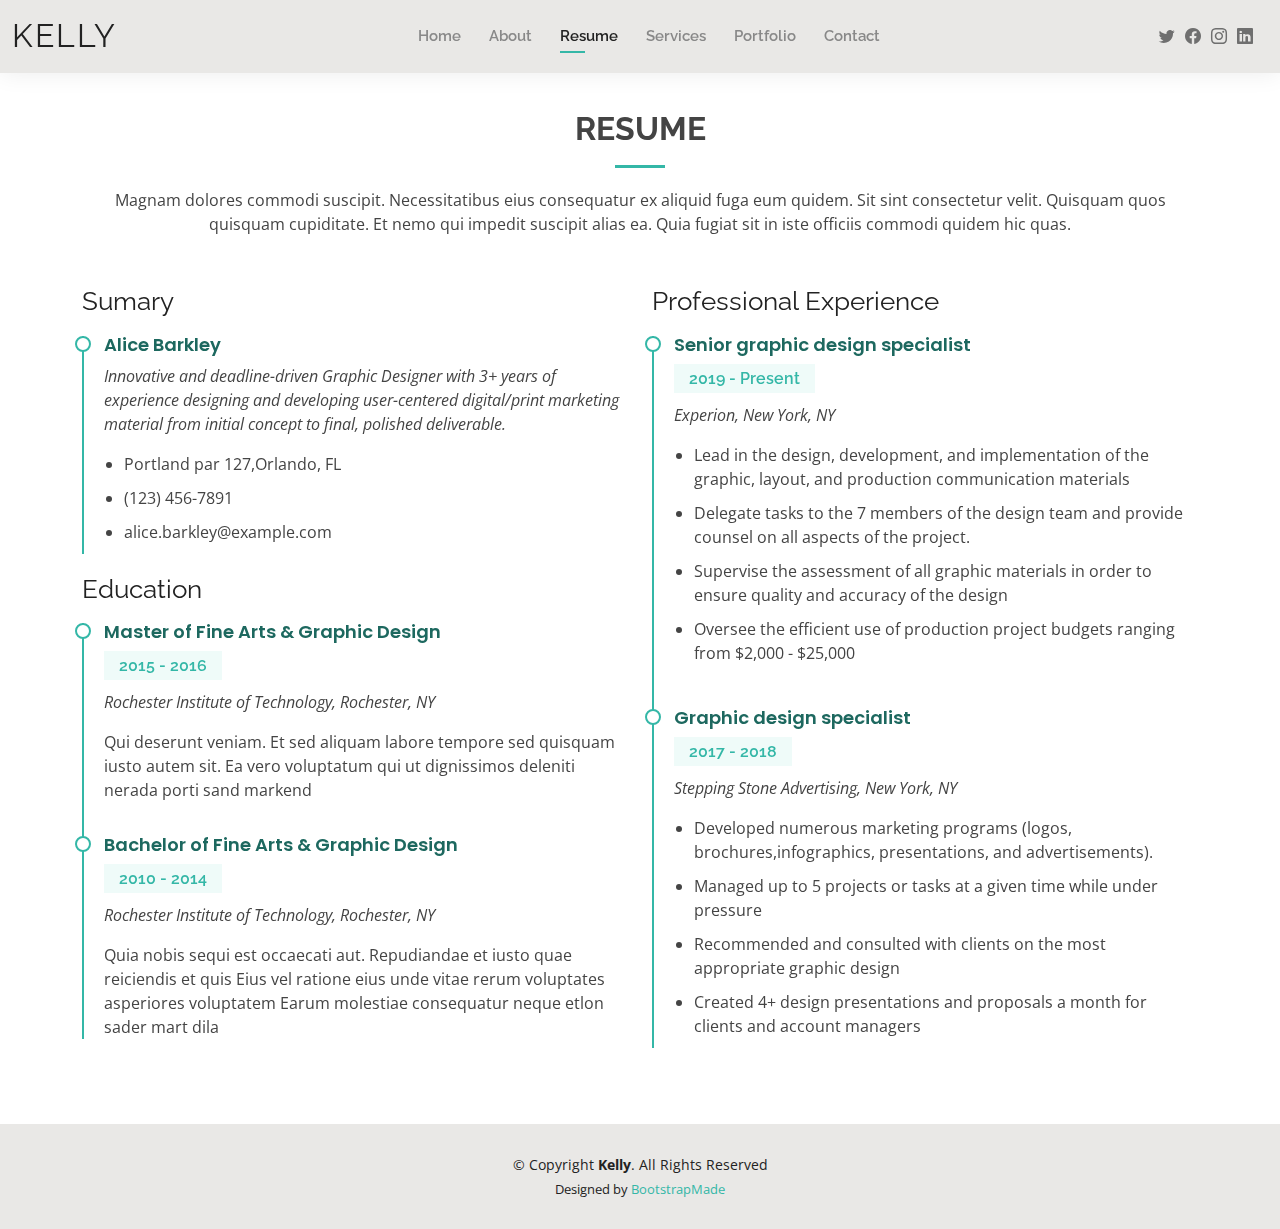
<file: resume.html>
<!DOCTYPE html>
<html lang="en">

<head>
  <meta charset="utf-8">
  <meta content="width=device-width, initial-scale=1.0" name="viewport">

  <title>Resume - Kelly Bootstrap Template</title>
  <meta content="" name="description">
  <meta content="" name="keywords">

  <!-- Favicons -->
  <link href="assets/img/favicon.png" rel="icon">
  <link href="assets/img/apple-touch-icon.png" rel="apple-touch-icon">

  <!-- Google Fonts -->
  <link href="https://fonts.googleapis.com/css?family=Open+Sans:300,300i,400,400i,600,600i,700,700i|Raleway:300,300i,400,400i,500,500i,600,600i,700,700i|Poppins:300,300i,400,400i,500,500i,600,600i,700,700i" rel="stylesheet">

  <!-- Vendor CSS Files -->
  <link href="assets/vendor/aos/aos.css" rel="stylesheet">
  <link href="assets/vendor/bootstrap/css/bootstrap.min.css" rel="stylesheet">
  <link href="assets/vendor/bootstrap-icons/bootstrap-icons.css" rel="stylesheet">
  <link href="assets/vendor/boxicons/css/boxicons.min.css" rel="stylesheet">
  <link href="assets/vendor/glightbox/css/glightbox.min.css" rel="stylesheet">
  <link href="assets/vendor/swiper/swiper-bundle.min.css" rel="stylesheet">

  <!-- Template Main CSS File -->
  <link href="assets/css/style.css" rel="stylesheet">

  <!-- =======================================================
  * Template Name: Kelly - v4.9.1
  * Template URL: https://bootstrapmade.com/kelly-free-bootstrap-cv-resume-html-template/
  * Author: BootstrapMade.com
  * License: https://bootstrapmade.com/license/
  ======================================================== -->
</head>

<body>

  <!-- ======= Header ======= -->
  <header id="header" class="fixed-top">
    <div class="container-fluid d-flex justify-content-between align-items-center">

      <h1 class="logo me-auto me-lg-0"><a href="index.html">Kelly</a></h1>
      <!-- Uncomment below if you prefer to use an image logo -->
      <!-- <a href="index.html" class="logo"><img src="assets/img/logo.png" alt="" class="img-fluid"></a>-->

      <nav id="navbar" class="navbar order-last order-lg-0">
        <ul>
          <li><a href="index.html">Home</a></li>
          <li><a href="about.html">About</a></li>
          <li><a class="active" href="resume.html">Resume</a></li>
          <li><a href="services.html">Services</a></li>
          <li><a href="portfolio.html">Portfolio</a></li>
          <li><a href="contact.html">Contact</a></li>
        </ul>
        <i class="bi bi-list mobile-nav-toggle"></i>
      </nav><!-- .navbar -->

      <div class="header-social-links">
        <a href="#" class="twitter"><i class="bi bi-twitter"></i></a>
        <a href="#" class="facebook"><i class="bi bi-facebook"></i></a>
        <a href="#" class="instagram"><i class="bi bi-instagram"></i></a>
        <a href="#" class="linkedin"><i class="bi bi-linkedin"></i></i></a>
      </div>

    </div>

  </header><!-- End Header -->

  <main id="main">

    <!-- ======= Resume Section ======= -->
    <section id="resume" class="resume">
      <div class="container" data-aos="fade-up">

        <div class="section-title">
          <h2>Resume</h2>
          <p>Magnam dolores commodi suscipit. Necessitatibus eius consequatur ex aliquid fuga eum quidem. Sit sint consectetur velit. Quisquam quos quisquam cupiditate. Et nemo qui impedit suscipit alias ea. Quia fugiat sit in iste officiis commodi quidem hic quas.</p>
        </div>

        <div class="row">
          <div class="col-lg-6">
            <h3 class="resume-title">Sumary</h3>
            <div class="resume-item pb-0">
              <h4>Alice Barkley</h4>
              <p><em>Innovative and deadline-driven Graphic Designer with 3+ years of experience designing and developing user-centered digital/print marketing material from initial concept to final, polished deliverable.</em></p>
              <p>
              <ul>
                <li>Portland par 127,Orlando, FL</li>
                <li>(123) 456-7891</li>
                <li>alice.barkley@example.com</li>
              </ul>
              </p>
            </div>

            <h3 class="resume-title">Education</h3>
            <div class="resume-item">
              <h4>Master of Fine Arts &amp; Graphic Design</h4>
              <h5>2015 - 2016</h5>
              <p><em>Rochester Institute of Technology, Rochester, NY</em></p>
              <p>Qui deserunt veniam. Et sed aliquam labore tempore sed quisquam iusto autem sit. Ea vero voluptatum qui ut dignissimos deleniti nerada porti sand markend</p>
            </div>
            <div class="resume-item">
              <h4>Bachelor of Fine Arts &amp; Graphic Design</h4>
              <h5>2010 - 2014</h5>
              <p><em>Rochester Institute of Technology, Rochester, NY</em></p>
              <p>Quia nobis sequi est occaecati aut. Repudiandae et iusto quae reiciendis et quis Eius vel ratione eius unde vitae rerum voluptates asperiores voluptatem Earum molestiae consequatur neque etlon sader mart dila</p>
            </div>
          </div>
          <div class="col-lg-6">
            <h3 class="resume-title">Professional Experience</h3>
            <div class="resume-item">
              <h4>Senior graphic design specialist</h4>
              <h5>2019 - Present</h5>
              <p><em>Experion, New York, NY </em></p>
              <p>
              <ul>
                <li>Lead in the design, development, and implementation of the graphic, layout, and production communication materials</li>
                <li>Delegate tasks to the 7 members of the design team and provide counsel on all aspects of the project. </li>
                <li>Supervise the assessment of all graphic materials in order to ensure quality and accuracy of the design</li>
                <li>Oversee the efficient use of production project budgets ranging from $2,000 - $25,000</li>
              </ul>
              </p>
            </div>
            <div class="resume-item">
              <h4>Graphic design specialist</h4>
              <h5>2017 - 2018</h5>
              <p><em>Stepping Stone Advertising, New York, NY</em></p>
              <p>
              <ul>
                <li>Developed numerous marketing programs (logos, brochures,infographics, presentations, and advertisements).</li>
                <li>Managed up to 5 projects or tasks at a given time while under pressure</li>
                <li>Recommended and consulted with clients on the most appropriate graphic design</li>
                <li>Created 4+ design presentations and proposals a month for clients and account managers</li>
              </ul>
              </p>
            </div>
          </div>
        </div>

      </div>
    </section><!-- End Resume Section -->

  </main><!-- End #main -->

  <!-- ======= Footer ======= -->
  <footer id="footer">
    <div class="container">
      <div class="copyright">
        &copy; Copyright <strong><span>Kelly</span></strong>. All Rights Reserved
      </div>
      <div class="credits">
        <!-- All the links in the footer should remain intact. -->
        <!-- You can delete the links only if you purchased the pro version. -->
        <!-- Licensing information: https://bootstrapmade.com/license/ -->
        <!-- Purchase the pro version with working PHP/AJAX contact form: https://bootstrapmade.com/kelly-free-bootstrap-cv-resume-html-template/ -->
        Designed by <a href="https://bootstrapmade.com/">BootstrapMade</a>
      </div>
    </div>
  </footer><!-- End  Footer -->

  <div id="preloader"></div>
  <a href="#" class="back-to-top d-flex align-items-center justify-content-center"><i class="bi bi-arrow-up-short"></i></a>

  <!-- Vendor JS Files -->
  <script src="assets/vendor/purecounter/purecounter_vanilla.js"></script>
  <script src="assets/vendor/aos/aos.js"></script>
  <script src="assets/vendor/bootstrap/js/bootstrap.bundle.min.js"></script>
  <script src="assets/vendor/glightbox/js/glightbox.min.js"></script>
  <script src="assets/vendor/isotope-layout/isotope.pkgd.min.js"></script>
  <script src="assets/vendor/swiper/swiper-bundle.min.js"></script>
  <script src="assets/vendor/waypoints/noframework.waypoints.js"></script>
  <script src="assets/vendor/php-email-form/validate.js"></script>

  <!-- Template Main JS File -->
  <script src="assets/js/main.js"></script>

</body>

</html>
</file>
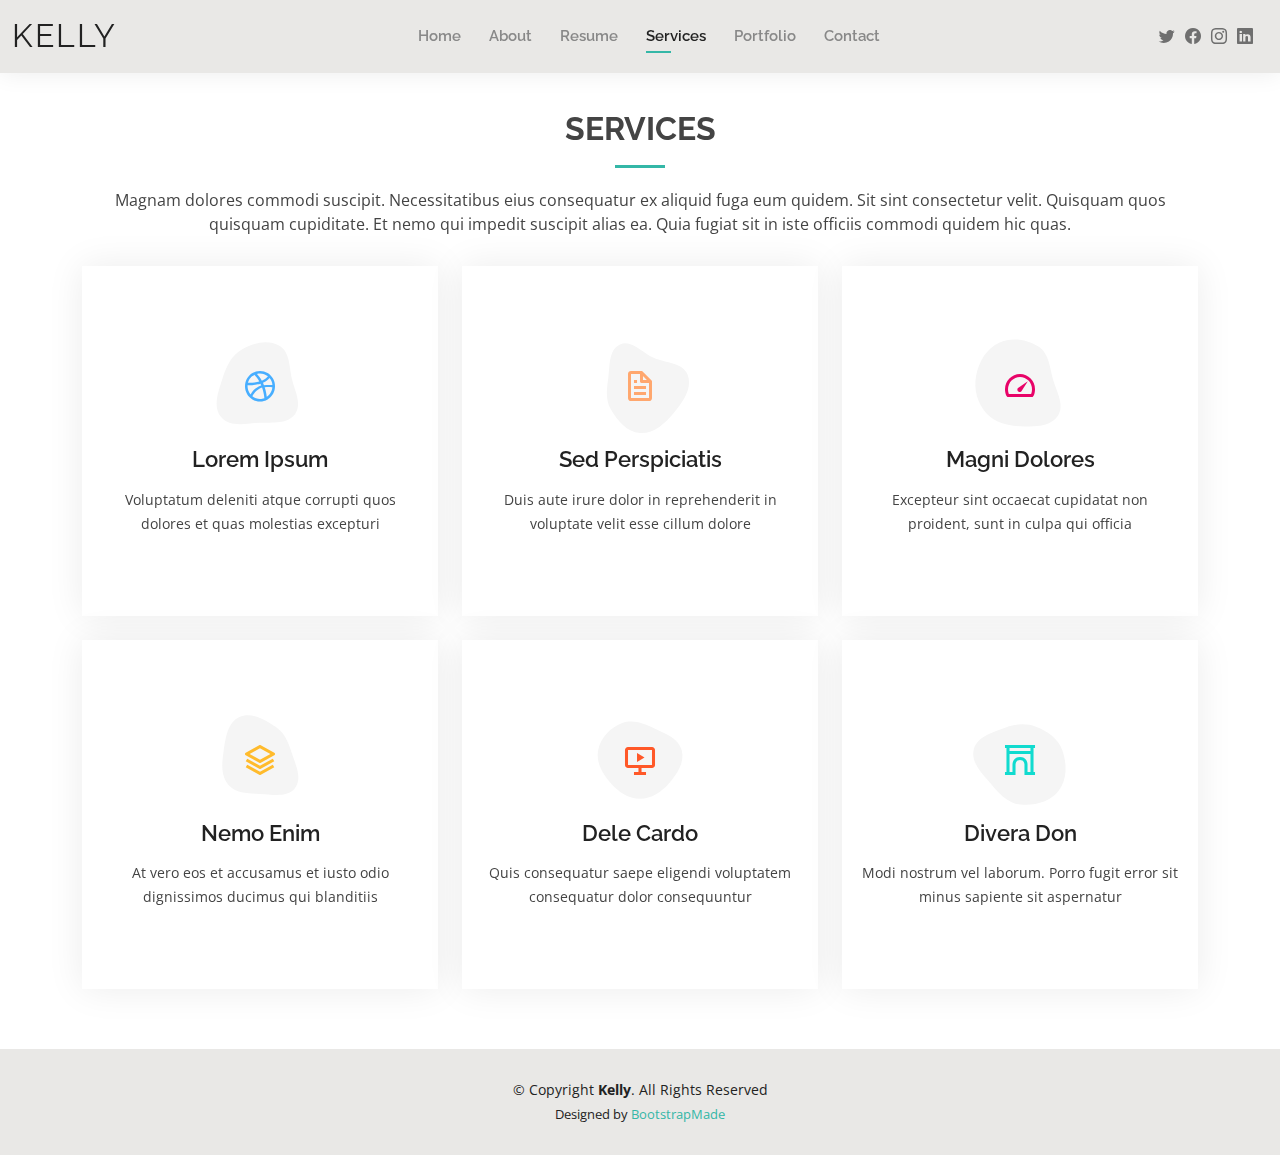
<file: services.html>
<!DOCTYPE html>
<html lang="en">

<head>
  <meta charset="utf-8">
  <meta content="width=device-width, initial-scale=1.0" name="viewport">

  <title>Services - Kelly Bootstrap Template</title>
  <meta content="" name="description">
  <meta content="" name="keywords">

  <!-- Favicons -->
  <link href="assets/img/favicon.png" rel="icon">
  <link href="assets/img/apple-touch-icon.png" rel="apple-touch-icon">

  <!-- Google Fonts -->
  <link href="https://fonts.googleapis.com/css?family=Open+Sans:300,300i,400,400i,600,600i,700,700i|Raleway:300,300i,400,400i,500,500i,600,600i,700,700i|Poppins:300,300i,400,400i,500,500i,600,600i,700,700i" rel="stylesheet">

  <!-- Vendor CSS Files -->
  <link href="assets/vendor/aos/aos.css" rel="stylesheet">
  <link href="assets/vendor/bootstrap/css/bootstrap.min.css" rel="stylesheet">
  <link href="assets/vendor/bootstrap-icons/bootstrap-icons.css" rel="stylesheet">
  <link href="assets/vendor/boxicons/css/boxicons.min.css" rel="stylesheet">
  <link href="assets/vendor/glightbox/css/glightbox.min.css" rel="stylesheet">
  <link href="assets/vendor/swiper/swiper-bundle.min.css" rel="stylesheet">

  <!-- Template Main CSS File -->
  <link href="assets/css/style.css" rel="stylesheet">

  <!-- =======================================================
  * Template Name: Kelly - v4.9.1
  * Template URL: https://bootstrapmade.com/kelly-free-bootstrap-cv-resume-html-template/
  * Author: BootstrapMade.com
  * License: https://bootstrapmade.com/license/
  ======================================================== -->
</head>

<body>

  <!-- ======= Header ======= -->
  <header id="header" class="fixed-top">
    <div class="container-fluid d-flex justify-content-between align-items-center">

      <h1 class="logo me-auto me-lg-0"><a href="index.html">Kelly</a></h1>
      <!-- Uncomment below if you prefer to use an image logo -->
      <!-- <a href="index.html" class="logo"><img src="assets/img/logo.png" alt="" class="img-fluid"></a>-->

      <nav id="navbar" class="navbar order-last order-lg-0">
        <ul>
          <li><a href="index.html">Home</a></li>
          <li><a href="about.html">About</a></li>
          <li><a href="resume.html">Resume</a></li>
          <li><a class="active" href="services.html">Services</a></li>
          <li><a href="portfolio.html">Portfolio</a></li>
          <li><a href="contact.html">Contact</a></li>
        </ul>
        <i class="bi bi-list mobile-nav-toggle"></i>
      </nav><!-- .navbar -->

      <div class="header-social-links">
        <a href="#" class="twitter"><i class="bi bi-twitter"></i></a>
        <a href="#" class="facebook"><i class="bi bi-facebook"></i></a>
        <a href="#" class="instagram"><i class="bi bi-instagram"></i></a>
        <a href="#" class="linkedin"><i class="bi bi-linkedin"></i></i></a>
      </div>

    </div>

  </header><!-- End Header -->

  <main id="main">

    <!-- ======= Services Section ======= -->
    <section id="services" class="services">
      <div class="container" data-aos="fade-up">

        <div class="section-title">
          <h2>Services</h2>
          <p>Magnam dolores commodi suscipit. Necessitatibus eius consequatur ex aliquid fuga eum quidem. Sit sint consectetur velit. Quisquam quos quisquam cupiditate. Et nemo qui impedit suscipit alias ea. Quia fugiat sit in iste officiis commodi quidem hic quas.</p>
        </div>

        <div class="row">
          <div class="col-lg-4 col-md-6 d-flex align-items-stretch" data-aos="zoom-in" data-aos-delay="100">
            <div class="icon-box iconbox-blue">
              <div class="icon">
                <svg width="100" height="100" viewBox="0 0 600 600" xmlns="http://www.w3.org/2000/svg">
                  <path stroke="none" stroke-width="0" fill="#f5f5f5" d="M300,521.0016835830174C376.1290562159157,517.8887921683347,466.0731472004068,529.7835943286574,510.70327084640275,468.03025145048787C554.3714126377745,407.6079735673963,508.03601936045806,328.9844924480964,491.2728898941984,256.3432110539036C474.5976632858925,184.082847569629,479.9380746630129,96.60480741107993,416.23090153303,58.64404602377083C348.86323505073057,18.502131276798302,261.93793281208167,40.57373210992963,193.5410806939664,78.93577620505333C130.42746243093433,114.334589627462,98.30271207620316,179.96522072025542,76.75703585869454,249.04625023123273C51.97151888228291,328.5150500222984,13.704378332031375,421.85034740162234,66.52175969318436,486.19268352777647C119.04800174914682,550.1803526380478,217.28368757567262,524.383925680826,300,521.0016835830174"></path>
                </svg>
                <i class="bx bxl-dribbble"></i>
              </div>
              <h4><a href="">Lorem Ipsum</a></h4>
              <p>Voluptatum deleniti atque corrupti quos dolores et quas molestias excepturi</p>
            </div>
          </div>

          <div class="col-lg-4 col-md-6 d-flex align-items-stretch mt-4 mt-md-0" data-aos="zoom-in" data-aos-delay="200">
            <div class="icon-box iconbox-orange ">
              <div class="icon">
                <svg width="100" height="100" viewBox="0 0 600 600" xmlns="http://www.w3.org/2000/svg">
                  <path stroke="none" stroke-width="0" fill="#f5f5f5" d="M300,582.0697525312426C382.5290701553225,586.8405444964366,449.9789794690241,525.3245884688669,502.5850820975895,461.55621195738473C556.606425686781,396.0723002908107,615.8543463187945,314.28637112970534,586.6730223649479,234.56875336149918C558.9533121215079,158.8439757836574,454.9685369536778,164.00468322053177,381.49747125262974,130.76875717737553C312.15926192815925,99.40240125094834,248.97055460311594,18.661163978235184,179.8680185752513,50.54337015887873C110.5421016452524,82.52863877960104,119.82277516462835,180.83849132639028,109.12597500060166,256.43424936330496C100.08760227029461,320.3096726198365,92.17705696193138,384.0621239912766,124.79988738764834,439.7174275375508C164.83382741302287,508.01625554203684,220.96474134820875,577.5009287672846,300,582.0697525312426"></path>
                </svg>
                <i class="bx bx-file"></i>
              </div>
              <h4><a href="">Sed Perspiciatis</a></h4>
              <p>Duis aute irure dolor in reprehenderit in voluptate velit esse cillum dolore</p>
            </div>
          </div>

          <div class="col-lg-4 col-md-6 d-flex align-items-stretch mt-4 mt-lg-0" data-aos="zoom-in" data-aos-delay="300">
            <div class="icon-box iconbox-pink">
              <div class="icon">
                <svg width="100" height="100" viewBox="0 0 600 600" xmlns="http://www.w3.org/2000/svg">
                  <path stroke="none" stroke-width="0" fill="#f5f5f5" d="M300,541.5067337569781C382.14930387511276,545.0595476570109,479.8736841581634,548.3450877840088,526.4010558755058,480.5488172755941C571.5218469581645,414.80211281144784,517.5187510058486,332.0715597781072,496.52539010469104,255.14436215662573C477.37192572678356,184.95920475031193,473.57363656557914,105.61284051026155,413.0603344069578,65.22779650032875C343.27470386102294,18.654635553484475,251.2091493199835,5.337323636656869,175.0934190732945,40.62881213300186C97.87086631185822,76.43348514350839,51.98124368387456,156.15599469081315,36.44837278890362,239.84606092416172C21.716077023791087,319.22268207091537,43.775223500013084,401.1760424656574,96.891909868211,461.97329694683043C147.22146801428983,519.5804099606455,223.5754009179313,538.201503339737,300,541.5067337569781"></path>
                </svg>
                <i class="bx bx-tachometer"></i>
              </div>
              <h4><a href="">Magni Dolores</a></h4>
              <p>Excepteur sint occaecat cupidatat non proident, sunt in culpa qui officia</p>
            </div>
          </div>

          <div class="col-lg-4 col-md-6 d-flex align-items-stretch mt-4" data-aos="zoom-in" data-aos-delay="100">
            <div class="icon-box iconbox-yellow">
              <div class="icon">
                <svg width="100" height="100" viewBox="0 0 600 600" xmlns="http://www.w3.org/2000/svg">
                  <path stroke="none" stroke-width="0" fill="#f5f5f5" d="M300,503.46388370962813C374.79870501325706,506.71871716319447,464.8034551963731,527.1746412648533,510.4981551193396,467.86667711651364C555.9287308511215,408.9015244558933,512.6030010748507,327.5744911775523,490.211057578863,256.5855673507754C471.097692560561,195.9906835881958,447.69079081568157,138.11976852964426,395.19560036434837,102.3242989838813C329.3053358748298,57.3949838291264,248.02791733380457,8.279543830951368,175.87071277845988,42.242879143198664C103.41431057327972,76.34704239035025,93.79494320519305,170.9812938413882,81.28167332365135,250.07896920659033C70.17666984294237,320.27484674793965,64.84698225790005,396.69656628748305,111.28512138212992,450.4950937839243C156.20124167950087,502.5303643271138,231.32542653798444,500.4755392045468,300,503.46388370962813"></path>
                </svg>
                <i class="bx bx-layer"></i>
              </div>
              <h4><a href="">Nemo Enim</a></h4>
              <p>At vero eos et accusamus et iusto odio dignissimos ducimus qui blanditiis</p>
            </div>
          </div>

          <div class="col-lg-4 col-md-6 d-flex align-items-stretch mt-4" data-aos="zoom-in" data-aos-delay="200">
            <div class="icon-box iconbox-red">
              <div class="icon">
                <svg width="100" height="100" viewBox="0 0 600 600" xmlns="http://www.w3.org/2000/svg">
                  <path stroke="none" stroke-width="0" fill="#f5f5f5" d="M300,532.3542879108572C369.38199826031484,532.3153073249985,429.10787420159085,491.63046689027357,474.5244479745417,439.17860296908856C522.8885846962883,383.3225815378663,569.1668002868075,314.3205725914397,550.7432151929288,242.7694973846089C532.6665558377875,172.5657663291529,456.2379748765914,142.6223662098291,390.3689995646985,112.34683881706744C326.66090330228417,83.06452184765237,258.84405631176094,53.51806209861945,193.32584062364296,78.48882559362697C121.61183558270385,105.82097193414197,62.805066853699245,167.19869350419734,48.57481801355237,242.6138429142374C34.843463184063346,315.3850353017275,76.69343916112496,383.4422959591041,125.22947124332185,439.3748458443577C170.7312796277747,491.8107796887764,230.57421082200815,532.3932930995766,300,532.3542879108572"></path>
                </svg>
                <i class="bx bx-slideshow"></i>
              </div>
              <h4><a href="">Dele Cardo</a></h4>
              <p>Quis consequatur saepe eligendi voluptatem consequatur dolor consequuntur</p>
            </div>
          </div>

          <div class="col-lg-4 col-md-6 d-flex align-items-stretch mt-4" data-aos="zoom-in" data-aos-delay="300">
            <div class="icon-box iconbox-teal">
              <div class="icon">
                <svg width="100" height="100" viewBox="0 0 600 600" xmlns="http://www.w3.org/2000/svg">
                  <path stroke="none" stroke-width="0" fill="#f5f5f5" d="M300,566.797414625762C385.7384707136149,576.1784315230908,478.7894351017131,552.8928747891023,531.9192734346935,484.94944893311C584.6109503024035,417.5663521118492,582.489472248146,322.67544863468447,553.9536738515405,242.03673114598146C529.1557734026468,171.96086150256528,465.24506316201064,127.66468636344209,395.9583748389544,100.7403814666027C334.2173773831606,76.7482773500951,269.4350130405921,84.62216499799875,207.1952322260088,107.2889140133804C132.92018162631612,134.33871894543012,41.79353780512637,160.00259165414826,22.644507872594943,236.69541883565114C3.319112789854554,314.0945973066697,72.72355303640163,379.243833228382,124.04198916343866,440.3218312028393C172.9286146004772,498.5055451809895,224.45579914871206,558.5317968840102,300,566.797414625762"></path>
                </svg>
                <i class="bx bx-arch"></i>
              </div>
              <h4><a href="">Divera Don</a></h4>
              <p>Modi nostrum vel laborum. Porro fugit error sit minus sapiente sit aspernatur</p>
            </div>
          </div>

        </div>

      </div>
    </section><!-- End Services Section -->

  </main><!-- End #main -->

  <!-- ======= Footer ======= -->
  <footer id="footer">
    <div class="container">
      <div class="copyright">
        &copy; Copyright <strong><span>Kelly</span></strong>. All Rights Reserved
      </div>
      <div class="credits">
        <!-- All the links in the footer should remain intact. -->
        <!-- You can delete the links only if you purchased the pro version. -->
        <!-- Licensing information: https://bootstrapmade.com/license/ -->
        <!-- Purchase the pro version with working PHP/AJAX contact form: https://bootstrapmade.com/kelly-free-bootstrap-cv-resume-html-template/ -->
        Designed by <a href="https://bootstrapmade.com/">BootstrapMade</a>
      </div>
    </div>
  </footer><!-- End  Footer -->

  <div id="preloader"></div>
  <a href="#" class="back-to-top d-flex align-items-center justify-content-center"><i class="bi bi-arrow-up-short"></i></a>

  <!-- Vendor JS Files -->
  <script src="assets/vendor/purecounter/purecounter_vanilla.js"></script>
  <script src="assets/vendor/aos/aos.js"></script>
  <script src="assets/vendor/bootstrap/js/bootstrap.bundle.min.js"></script>
  <script src="assets/vendor/glightbox/js/glightbox.min.js"></script>
  <script src="assets/vendor/isotope-layout/isotope.pkgd.min.js"></script>
  <script src="assets/vendor/swiper/swiper-bundle.min.js"></script>
  <script src="assets/vendor/waypoints/noframework.waypoints.js"></script>
  <script src="assets/vendor/php-email-form/validate.js"></script>

  <!-- Template Main JS File -->
  <script src="assets/js/main.js"></script>

</body>

</html>
</file>
<file: assets/css/style.css>
/**
* Template Name: Kelly - v4.9.1
* Template URL: https://bootstrapmade.com/kelly-free-bootstrap-cv-resume-html-template/
* Author: BootstrapMade.com
* License: https://bootstrapmade.com/license/
*/

/*--------------------------------------------------------------
# General
--------------------------------------------------------------*/
body {
  font-family: "Open Sans", sans-serif;
  color: #444444;
}

a {
  color: #34b7a7;
  text-decoration: none;
}

a:hover {
  color: #51cdbe;
  text-decoration: none;
}

h1,
h2,
h3,
h4,
h5,
h6 {
  font-family: "Raleway", sans-serif;
}

#main {
  margin-top: 50px;
}

@media (max-width: 992px) {
  #main {
    margin-top: 30px;
  }
}

/*--------------------------------------------------------------
# Preloader
--------------------------------------------------------------*/
#preloader {
  position: fixed;
  top: 0;
  left: 0;
  right: 0;
  bottom: 0;
  z-index: 9999;
  overflow: hidden;
  background: #fff;
}

#preloader:before {
  content: "";
  position: fixed;
  top: calc(50% - 30px);
  left: calc(50% - 30px);
  border: 6px solid #34b7a7;
  border-top-color: #dcf5f2;
  border-radius: 50%;
  width: 60px;
  height: 60px;
  -webkit-animation: animate-preloader 1s linear infinite;
  animation: animate-preloader 1s linear infinite;
}

@-webkit-keyframes animate-preloader {
  0% {
    transform: rotate(0deg);
  }

  100% {
    transform: rotate(360deg);
  }
}

@keyframes animate-preloader {
  0% {
    transform: rotate(0deg);
  }

  100% {
    transform: rotate(360deg);
  }
}

/*--------------------------------------------------------------
# Back to top button
--------------------------------------------------------------*/
.back-to-top {
  position: fixed;
  visibility: hidden;
  opacity: 0;
  right: 15px;
  bottom: 15px;
  z-index: 996;
  background: #34b7a7;
  width: 40px;
  height: 40px;
  border-radius: 50px;
  transition: all 0.4s;
}

.back-to-top i {
  font-size: 24px;
  color: #fff;
  line-height: 0;
}

.back-to-top:hover {
  background: #49cbbb;
  color: #fff;
}

.back-to-top.active {
  visibility: visible;
  opacity: 1;
}

/*--------------------------------------------------------------
# Header
--------------------------------------------------------------*/
#header {
  background: #e9e8e6;
  box-shadow: 0px 0px 25px 0 rgba(0, 0, 0, 0.08);
  z-index: 997;
  padding: 15px 0;
}

#header .logo {
  font-size: 32px;
  margin: 0;
  padding: 0;
  line-height: 1;
  font-weight: 400;
  letter-spacing: 2px;
  text-transform: uppercase;
}

#header .logo a {
  color: #222222;
}

#header .logo img {
  max-height: 40px;
}

@media (max-width: 992px) {
  #header .logo {
    font-size: 28px;
  }
}

/*--------------------------------------------------------------
# Header Social Links
--------------------------------------------------------------*/
.header-social-links {
  padding-right: 15px;
}

.header-social-links a {
  color: #6f6f6f;
  padding-left: 6px;
  display: inline-block;
  line-height: 0px;
  transition: 0.3s;
  font-size: 16px;
}

.header-social-links a:hover {
  color: #34b7a7;
}

/*--------------------------------------------------------------
# Navigation Menu
--------------------------------------------------------------*/
/**
* Desktop Navigation 
*/
.navbar {
  padding: 0;
}

.navbar ul {
  margin: 0;
  padding: 0;
  display: flex;
  list-style: none;
  align-items: center;
}

.navbar li {
  position: relative;
  padding: 10px 0 10px 28px;
}

.navbar a,
.navbar a:focus {
  display: flex;
  align-items: center;
  justify-content: space-between;
  font-family: "Raleway", sans-serif;
  font-size: 15px;
  font-weight: 600;
  color: #888888;
  white-space: nowrap;
  transition: 0.3s;
  position: relative;
}

.navbar a i,
.navbar a:focus i {
  font-size: 12px;
  line-height: 0;
  margin-left: 5px;
}

.navbar>ul>li>a:before {
  content: "";
  position: absolute;
  width: 0;
  height: 2px;
  bottom: -5px;
  left: 0;
  background-color: #34b7a7;
  visibility: hidden;
  width: 0px;
  transition: all 0.3s ease-in-out 0s;
}

.navbar a:hover:before,
.navbar li:hover>a:before,
.navbar .active:before {
  visibility: visible;
  width: 25px;
}

.navbar a:hover,
.navbar .active,
.navbar .active:focus,
.navbar li:hover>a {
  color: #222222;
}

.navbar .dropdown ul {
  display: block;
  position: absolute;
  left: 14px;
  top: calc(100% + 30px);
  margin: 0;
  padding: 10px 0;
  z-index: 99;
  opacity: 0;
  visibility: hidden;
  background: #fff;
  box-shadow: 0px 0px 30px rgba(127, 137, 161, 0.25);
  transition: 0.3s;
  border-radius: 4px;
}

.navbar .dropdown ul li {
  min-width: 200px;
  padding: 0;
}

.navbar .dropdown ul a {
  padding: 10px 20px;
  font-size: 15px;
  text-transform: none;
  font-weight: 600;
}

.navbar .dropdown ul a i {
  font-size: 12px;
}

.navbar .dropdown ul a:hover,
.navbar .dropdown ul .active:hover,
.navbar .dropdown ul li:hover>a {
  color: #34b7a7;
}

.navbar .dropdown:hover>ul {
  opacity: 1;
  top: 100%;
  visibility: visible;
}

.navbar .dropdown .dropdown ul {
  top: 0;
  left: calc(100% - 30px);
  visibility: hidden;
}

.navbar .dropdown .dropdown:hover>ul {
  opacity: 1;
  top: 0;
  left: 100%;
  visibility: visible;
}

@media (max-width: 1366px) {
  .navbar .dropdown .dropdown ul {
    left: -90%;
  }

  .navbar .dropdown .dropdown:hover>ul {
    left: -100%;
  }
}

/**
* Mobile Navigation 
*/
.mobile-nav-toggle {
  color: #222222;
  font-size: 28px;
  cursor: pointer;
  display: none;
  line-height: 0;
  transition: 0.5s;
}

.mobile-nav-toggle.bi-x {
  color: #fff;
}

@media (max-width: 991px) {
  .mobile-nav-toggle {
    display: block;
  }

  .navbar ul {
    display: none;
  }
}

.navbar-mobile {
  position: fixed;
  overflow: hidden;
  top: 0;
  right: 0;
  left: 0;
  bottom: 0;
  background: rgba(9, 9, 9, 0.9);
  transition: 0.3s;
  z-index: 999;
}

.navbar-mobile .mobile-nav-toggle {
  position: absolute;
  top: 15px;
  right: 15px;
}

.navbar-mobile ul {
  display: block;
  position: absolute;
  top: 55px;
  right: 15px;
  bottom: 15px;
  left: 15px;
  padding: 10px 0;
  border-radius: 10px;
  background-color: #fff;
  overflow-y: auto;
  transition: 0.3s;
}

.navbar-mobile a,
.navbar-mobile a:focus {
  font-size: 15px;
  padding-right: 15px;
  color: #222222;
}

.navbar-mobile a:hover,
.navbar-mobile .active,
.navbar-mobile li:hover>a {
  color: #34b7a7;
}

.navbar-mobile .getstarted,
.navbar-mobile .getstarted:focus {
  margin: 15px;
}

.navbar-mobile .dropdown ul {
  position: static;
  display: none;
  margin: 10px 20px;
  padding: 10px 0;
  z-index: 99;
  opacity: 1;
  visibility: visible;
  background: #fff;
  box-shadow: 0px 0px 30px rgba(127, 137, 161, 0.25);
}

.navbar-mobile .dropdown ul li {
  min-width: 200px;
}

.navbar-mobile .dropdown ul a {
  padding: 10px 20px;
}

.navbar-mobile .dropdown ul a i {
  font-size: 12px;
}

.navbar-mobile .dropdown ul a:hover,
.navbar-mobile .dropdown ul .active:hover,
.navbar-mobile .dropdown ul li:hover>a {
  color: #34b7a7;
}

.navbar-mobile .dropdown>.dropdown-active {
  display: block;
}

/*--------------------------------------------------------------
# Hero Section
--------------------------------------------------------------*/
#hero {
  width: 100%;
  height: 100vh;
  background: url("../img/wa.jpg") top right;
  background-size: cover;
}

#hero .container {
  padding-top: 70px;
  position: relative;
}

@media (max-width: 992px) {
  #hero .container {
    padding-top: 58px;
  }
}

#hero h1 {
  margin: 0;
  font-size: 48px;
  font-weight: 700;
  line-height: 56px;
  color: #222222;
}

#hero h2 {
  color: #6f6f6f;
  margin: 10px 0 0 0;
  font-size: 22px;
}

#hero .btn-about {
  font-family: "Raleway", sans-serif;
  text-transform: uppercase;
  font-weight: 600;
  font-size: 12px;
  letter-spacing: 1px;
  display: inline-block;
  padding: 12px 40px;
  border-radius: 50px;
  transition: 0.5s;
  margin-top: 30px;
  color: #fff;
  background: #34b7a7;
}

#hero .btn-about:hover {
  background: #3dc8b7;
}

@media (min-width: 1024px) {
  #hero {
    background-attachment: fixed;
  }
}

@media (max-width: 992px) {
  #hero:before {
    content: "";
    background: rgba(255, 255, 255, 0.8);
    position: absolute;
    bottom: 0;
    top: 0;
    left: 0;
    right: 0;
  }

  #hero h1 {
    font-size: 28px;
    line-height: 36px;
  }

  #hero h2 {
    font-size: 18px;
    line-height: 24px;
  }
}

/*--------------------------------------------------------------
# Sections General
--------------------------------------------------------------*/
section {
  padding: 60px 0;
}

.section-bg {
  background-color: #e7f8f6;
}

.section-title {
  text-align: center;
  padding-bottom: 30px;
}

.section-title h2 {
  font-size: 32px;
  font-weight: bold;
  text-transform: uppercase;
  margin-bottom: 20px;
  padding-bottom: 20px;
  position: relative;
}

.section-title h2::after {
  content: "";
  position: absolute;
  display: block;
  width: 50px;
  height: 3px;
  background: #34b7a7;
  bottom: 0;
  left: calc(50% - 25px);
}

.section-title p {
  margin-bottom: 0;
}

/*--------------------------------------------------------------
# Cta
--------------------------------------------------------------*/
.cta {
  background: linear-gradient(rgba(0, 0, 0, 0.6), rgba(0, 0, 0, 0.6)), url("../img/bg-1.jpg") fixed center center;
  background-size: cover;
  padding: 80px 0;
}

.cta h3 {
  color: #fff;
  font-size: 28px;
  font-weight: 700;
}

.cta p {
  color: #fff;
}

.cta .cta-btn {
  font-family: "Raleway", sans-serif;
  text-transform: uppercase;
  font-weight: 500;
  font-size: 16px;
  letter-spacing: 1px;
  display: inline-block;
  padding: 8px 20px;
  border-radius: 2px;
  transition: 0.5s;
  margin: 10px;
  border: 2px solid #fff;
  color: #fff;
}

.cta .cta-btn:hover {
  background: #34b7a7;
  border: 2px solid #34b7a7;
}

@media (max-width: 1024px) {
  .cta {
    background-attachment: scroll;
  }
}

@media (min-width: 769px) {
  .cta .cta-btn-container {
    display: flex;
    align-items: center;
    justify-content: flex-end;
  }
}

/*--------------------------------------------------------------
# About
--------------------------------------------------------------*/
.about .content h3 {
  font-weight: 700;
  font-size: 26px;
  color: #555555;
}

.about .content ul {
  list-style: none;
  padding: 0;
}

.about .content ul li {
  padding-bottom: 10px;
}

.about .content ul i {
  font-size: 20px;
  padding-right: 2px;
  color: #34b7a7;
}

.about .content p:last-child {
  margin-bottom: 0;
}

/*--------------------------------------------------------------
# Skills
--------------------------------------------------------------*/
.skills .progress {
  height: 60px;
  display: block;
  background: none;
  border-radius: 0;
}

.skills .progress .skill {
  padding: 10px 0;
  margin: 0 0 6px 0;
  text-transform: uppercase;
  display: block;
  font-weight: 600;
  font-family: "Poppins", sans-serif;
  color: #222222;
}

.skills .progress .skill .val {
  float: right;
  font-style: normal;
}

.skills .progress-bar-wrap {
  background: #f3f3f3;
}

.skills .progress-bar {
  width: 1px;
  height: 10px;
  transition: 0.9s;
  background-color: #34b7a7;
}

/*--------------------------------------------------------------
# Facts
--------------------------------------------------------------*/
.facts .counters span {
  font-size: 48px;
  display: block;
  color: #34b7a7;
}

.facts .counters p {
  padding: 0;
  margin: 0 0 20px 0;
  font-family: "Raleway", sans-serif;
  font-size: 14px;
}

/*--------------------------------------------------------------
# Testimonials
--------------------------------------------------------------*/
.testimonials .section-header {
  margin-bottom: 40px;
}

.testimonials .testimonials-carousel,
.testimonials .testimonials-slider {
  overflow: hidden;
}

.testimonials .testimonial-item {
  text-align: center;
}

.testimonials .testimonial-item .testimonial-img {
  width: 120px;
  border-radius: 50%;
  border: 4px solid #fff;
  margin: 0 auto;
}

.testimonials .testimonial-item h3 {
  font-size: 20px;
  font-weight: bold;
  margin: 10px 0 5px 0;
  color: #111;
}

.testimonials .testimonial-item h4 {
  font-size: 14px;
  color: #999;
  margin: 0 0 15px 0;
}

.testimonials .testimonial-item .quote-icon-left,
.testimonials .testimonial-item .quote-icon-right {
  color: #c8efea;
  font-size: 26px;
}

.testimonials .testimonial-item .quote-icon-left {
  display: inline-block;
  left: -5px;
  position: relative;
}

.testimonials .testimonial-item .quote-icon-right {
  display: inline-block;
  right: -5px;
  position: relative;
  top: 10px;
}

.testimonials .testimonial-item p {
  font-style: italic;
  margin: 0 auto 15px auto;
}

@media (min-width: 992px) {
  .testimonials .testimonial-item p {
    width: 80%;
  }
}

.testimonials .swiper-pagination {
  margin-top: 20px;
  position: relative;
}

.testimonials .swiper-pagination .swiper-pagination-bullet {
  width: 12px;
  height: 12px;
  background-color: #fff;
  opacity: 1;
  border: 1px solid #34b7a7;
}

.testimonials .swiper-pagination .swiper-pagination-bullet-active {
  background-color: #34b7a7;
}

/*--------------------------------------------------------------
# Resume
--------------------------------------------------------------*/
.resume .resume-title {
  font-size: 26px;
  font-weight: 400;
  margin-top: 20px;
  margin-bottom: 20px;
  color: #222222;
}

.resume .resume-item {
  padding: 0 0 20px 20px;
  margin-top: -2px;
  border-left: 2px solid #34b7a7;
  position: relative;
}

.resume .resume-item h4 {
  line-height: 18px;
  font-size: 18px;
  font-weight: 600;
  font-family: "Poppins", sans-serif;
  color: #1d685f;
  margin-bottom: 10px;
}

.resume .resume-item h5 {
  font-size: 16px;
  background: #effbf9;
  padding: 5px 15px;
  display: inline-block;
  font-weight: 600;
  margin-bottom: 10px;
  color: #34b7a7;
}

.resume .resume-item ul {
  padding-left: 20px;
}

.resume .resume-item ul li {
  padding-bottom: 10px;
}

.resume .resume-item:last-child {
  padding-bottom: 0;
}

.resume .resume-item::before {
  content: "";
  position: absolute;
  width: 16px;
  height: 16px;
  border-radius: 50px;
  left: -9px;
  top: 0;
  background: #fff;
  border: 2px solid #34b7a7;
}

/*--------------------------------------------------------------
# Services
--------------------------------------------------------------*/
.services .icon-box {
  text-align: center;
  padding: 70px 20px 80px 20px;
  transition: all ease-in-out 0.3s;
  background: #fff;
  box-shadow: 0px 0 35px 0 rgba(0, 0, 0, 0.08);
}

.services .icon-box .icon {
  margin: 0 auto;
  width: 100px;
  height: 100px;
  display: flex;
  align-items: center;
  justify-content: center;
  transition: ease-in-out 0.3s;
  position: relative;
}

.services .icon-box .icon i {
  font-size: 36px;
  transition: 0.5s;
  position: relative;
}

.services .icon-box .icon svg {
  position: absolute;
  top: 0;
  left: 0;
}

.services .icon-box .icon svg path {
  transition: 0.5s;
  fill: #f5f5f5;
}

.services .icon-box h4 {
  font-weight: 600;
  margin: 10px 0 15px 0;
  font-size: 22px;
}

.services .icon-box h4 a {
  color: #222222;
  transition: ease-in-out 0.3s;
}

.services .icon-box p {
  line-height: 24px;
  font-size: 14px;
  margin-bottom: 0;
}

.services .iconbox-blue i {
  color: #47aeff;
}

.services .iconbox-blue:hover .icon i {
  color: #fff;
}

.services .iconbox-blue:hover .icon path {
  fill: #47aeff;
}

.services .iconbox-orange i {
  color: #ffa76e;
}

.services .iconbox-orange:hover .icon i {
  color: #fff;
}

.services .iconbox-orange:hover .icon path {
  fill: #ffa76e;
}

.services .iconbox-pink i {
  color: #e80368;
}

.services .iconbox-pink:hover .icon i {
  color: #fff;
}

.services .iconbox-pink:hover .icon path {
  fill: #e80368;
}

.services .iconbox-yellow i {
  color: #ffbb2c;
}

.services .iconbox-yellow:hover .icon i {
  color: #fff;
}

.services .iconbox-yellow:hover .icon path {
  fill: #ffbb2c;
}

.services .iconbox-red i {
  color: #ff5828;
}

.services .iconbox-red:hover .icon i {
  color: #fff;
}

.services .iconbox-red:hover .icon path {
  fill: #ff5828;
}

.services .iconbox-teal i {
  color: #11dbcf;
}

.services .iconbox-teal:hover .icon i {
  color: #fff;
}

.services .iconbox-teal:hover .icon path {
  fill: #11dbcf;
}

/*--------------------------------------------------------------
# Portfolio
--------------------------------------------------------------*/
.portfolio .portfolio-item {
  margin-bottom: 30px;
}

.portfolio #portfolio-flters {
  padding: 0;
  margin: 0 auto 20px auto;
  list-style: none;
  text-align: center;
}

.portfolio #portfolio-flters li {
  cursor: pointer;
  display: inline-block;
  padding: 8px 16px 10px 16px;
  font-size: 13px;
  font-weight: 500;
  line-height: 1;
  text-transform: uppercase;
  color: #444444;
  margin-bottom: 5px;
  transition: all 0.3s ease-in-out;
  border-radius: 50px;
}

.portfolio #portfolio-flters li:hover,
.portfolio #portfolio-flters li.filter-active {
  color: #fff;
  background: #34b7a7;
}

.portfolio #portfolio-flters li:last-child {
  margin-right: 0;
}

.portfolio .portfolio-wrap {
  transition: 0.3s;
  position: relative;
  overflow: hidden;
  z-index: 1;
  background: rgba(34, 34, 34, 0.6);
}

.portfolio .portfolio-wrap::before {
  content: "";
  background: rgba(34, 34, 34, 0.6);
  position: absolute;
  left: 0;
  right: 0;
  top: 0;
  bottom: 0;
  transition: all ease-in-out 0.3s;
  z-index: 2;
  opacity: 0;
}

.portfolio .portfolio-wrap img {
  transition: all ease-in-out 0.3s;
}

.portfolio .portfolio-wrap .portfolio-info {
  opacity: 0;
  position: absolute;
  top: 0;
  left: 0;
  right: 0;
  bottom: 0;
  z-index: 3;
  transition: all ease-in-out 0.3s;
  display: flex;
  flex-direction: column;
  justify-content: flex-end;
  align-items: flex-start;
  padding: 20px;
}

.portfolio .portfolio-wrap .portfolio-info h4 {
  font-size: 20px;
  color: #fff;
  font-weight: 600;
}

.portfolio .portfolio-wrap .portfolio-info p {
  color: rgba(255, 255, 255, 0.7);
  font-size: 14px;
  text-transform: uppercase;
  padding: 0;
  margin: 0;
  font-style: italic;
}

.portfolio .portfolio-wrap .portfolio-links {
  text-align: center;
  z-index: 4;
}

.portfolio .portfolio-wrap .portfolio-links a {
  color: #fff;
  margin: 0 5px 0 0;
  font-size: 28px;
  display: inline-block;
  transition: 0.3s;
}

.portfolio .portfolio-wrap .portfolio-links a:hover {
  color: #78d9cd;
}

.portfolio .portfolio-wrap:hover::before {
  opacity: 1;
}

.portfolio .portfolio-wrap:hover img {
  transform: scale(1.2);
}

.portfolio .portfolio-wrap:hover .portfolio-info {
  opacity: 1;
}

/*--------------------------------------------------------------
# Portfolio Details
--------------------------------------------------------------*/
.portfolio-details {
  padding-top: 0;
}

.portfolio-details .portfolio-details-slider img {
  width: 100%;
}

.portfolio-details .portfolio-details-slider .swiper-pagination {
  margin-top: 20px;
  position: relative;
}

.portfolio-details .portfolio-details-slider .swiper-pagination .swiper-pagination-bullet {
  width: 12px;
  height: 12px;
  background-color: #fff;
  opacity: 1;
  border: 1px solid #34b7a7;
}

.portfolio-details .portfolio-details-slider .swiper-pagination .swiper-pagination-bullet-active {
  background-color: #34b7a7;
}

.portfolio-details .portfolio-info {
  padding: 30px;
  box-shadow: 0px 0 30px rgba(34, 34, 34, 0.08);
}

.portfolio-details .portfolio-info h3 {
  font-size: 22px;
  font-weight: 700;
  margin-bottom: 20px;
  padding-bottom: 20px;
  border-bottom: 1px solid #eee;
}

.portfolio-details .portfolio-info ul {
  list-style: none;
  padding: 0;
  font-size: 15px;
}

.portfolio-details .portfolio-info ul li+li {
  margin-top: 10px;
}

.portfolio-details .portfolio-description {
  padding-top: 30px;
}

.portfolio-details .portfolio-description h2 {
  font-size: 26px;
  font-weight: 700;
  margin-bottom: 20px;
}

.portfolio-details .portfolio-description p {
  padding: 0;
}

/*--------------------------------------------------------------
# Contact
--------------------------------------------------------------*/
.contact .info {
  width: 100%;
  background: #fff;
}

.contact .info i {
  font-size: 20px;
  color: #34b7a7;
  float: left;
  width: 44px;
  height: 44px;
  background: #effbf9;
  display: flex;
  justify-content: center;
  align-items: center;
  border-radius: 50px;
  transition: all 0.3s ease-in-out;
}

.contact .info h4 {
  padding: 0 0 0 60px;
  font-size: 22px;
  font-weight: 600;
  margin-bottom: 5px;
  color: #222222;
}

.contact .info p {
  padding: 0 0 0 60px;
  margin-bottom: 0;
  font-size: 14px;
  color: #555555;
}

.contact .info .email,
.contact .info .phone {
  margin-top: 40px;
}

.contact .info .email:hover i,
.contact .info .address:hover i,
.contact .info .phone:hover i {
  background: #34b7a7;
  color: #fff;
}

.contact .php-email-form {
  width: 100%;
  background: #fff;
}

.contact .php-email-form .form-group {
  padding-bottom: 8px;
}

.contact .php-email-form .error-message {
  display: none;
  color: #fff;
  background: #ed3c0d;
  text-align: center;
  padding: 15px;
  font-weight: 600;
}

.contact .php-email-form .sent-message {
  display: none;
  color: #fff;
  background: #18d26e;
  text-align: center;
  padding: 15px;
  font-weight: 600;
}

.contact .php-email-form .loading {
  display: none;
  background: #fff;
  text-align: center;
  padding: 15px;
}

.contact .php-email-form .loading:before {
  content: "";
  display: inline-block;
  border-radius: 50%;
  width: 24px;
  height: 24px;
  margin: 0 10px -6px 0;
  border: 3px solid #18d26e;
  border-top-color: #eee;
  -webkit-animation: animate-loading 1s linear infinite;
  animation: animate-loading 1s linear infinite;
}

.contact .php-email-form input,
.contact .php-email-form textarea {
  border-radius: 4px;
  box-shadow: none;
  font-size: 14px;
}

.contact .php-email-form input:focus,
.contact .php-email-form textarea:focus {
  border-color: #34b7a7;
}

.contact .php-email-form input {
  height: 44px;
}

.contact .php-email-form textarea {
  padding: 10px 12px;
}

.contact .php-email-form button[type=submit] {
  background: #34b7a7;
  border: 0;
  padding: 10px 30px 12px 30px;
  color: #fff;
  transition: 0.4s;
  border-radius: 50px;
}

.contact .php-email-form button[type=submit]:hover {
  background: #3dc8b7;
}

@-webkit-keyframes animate-loading {
  0% {
    transform: rotate(0deg);
  }

  100% {
    transform: rotate(360deg);
  }
}

@keyframes animate-loading {
  0% {
    transform: rotate(0deg);
  }

  100% {
    transform: rotate(360deg);
  }
}

/*--------------------------------------------------------------
# Footer
--------------------------------------------------------------*/
#footer {
  background: #e9e8e6;
  padding: 30px 0;
  color: #222222;
  font-size: 14px;
  text-align: center;
}

#footer .credits {
  padding-top: 5px;
  font-size: 13px;
}

#footer .credits a {
  color: #34b7a7;
}
</file>
